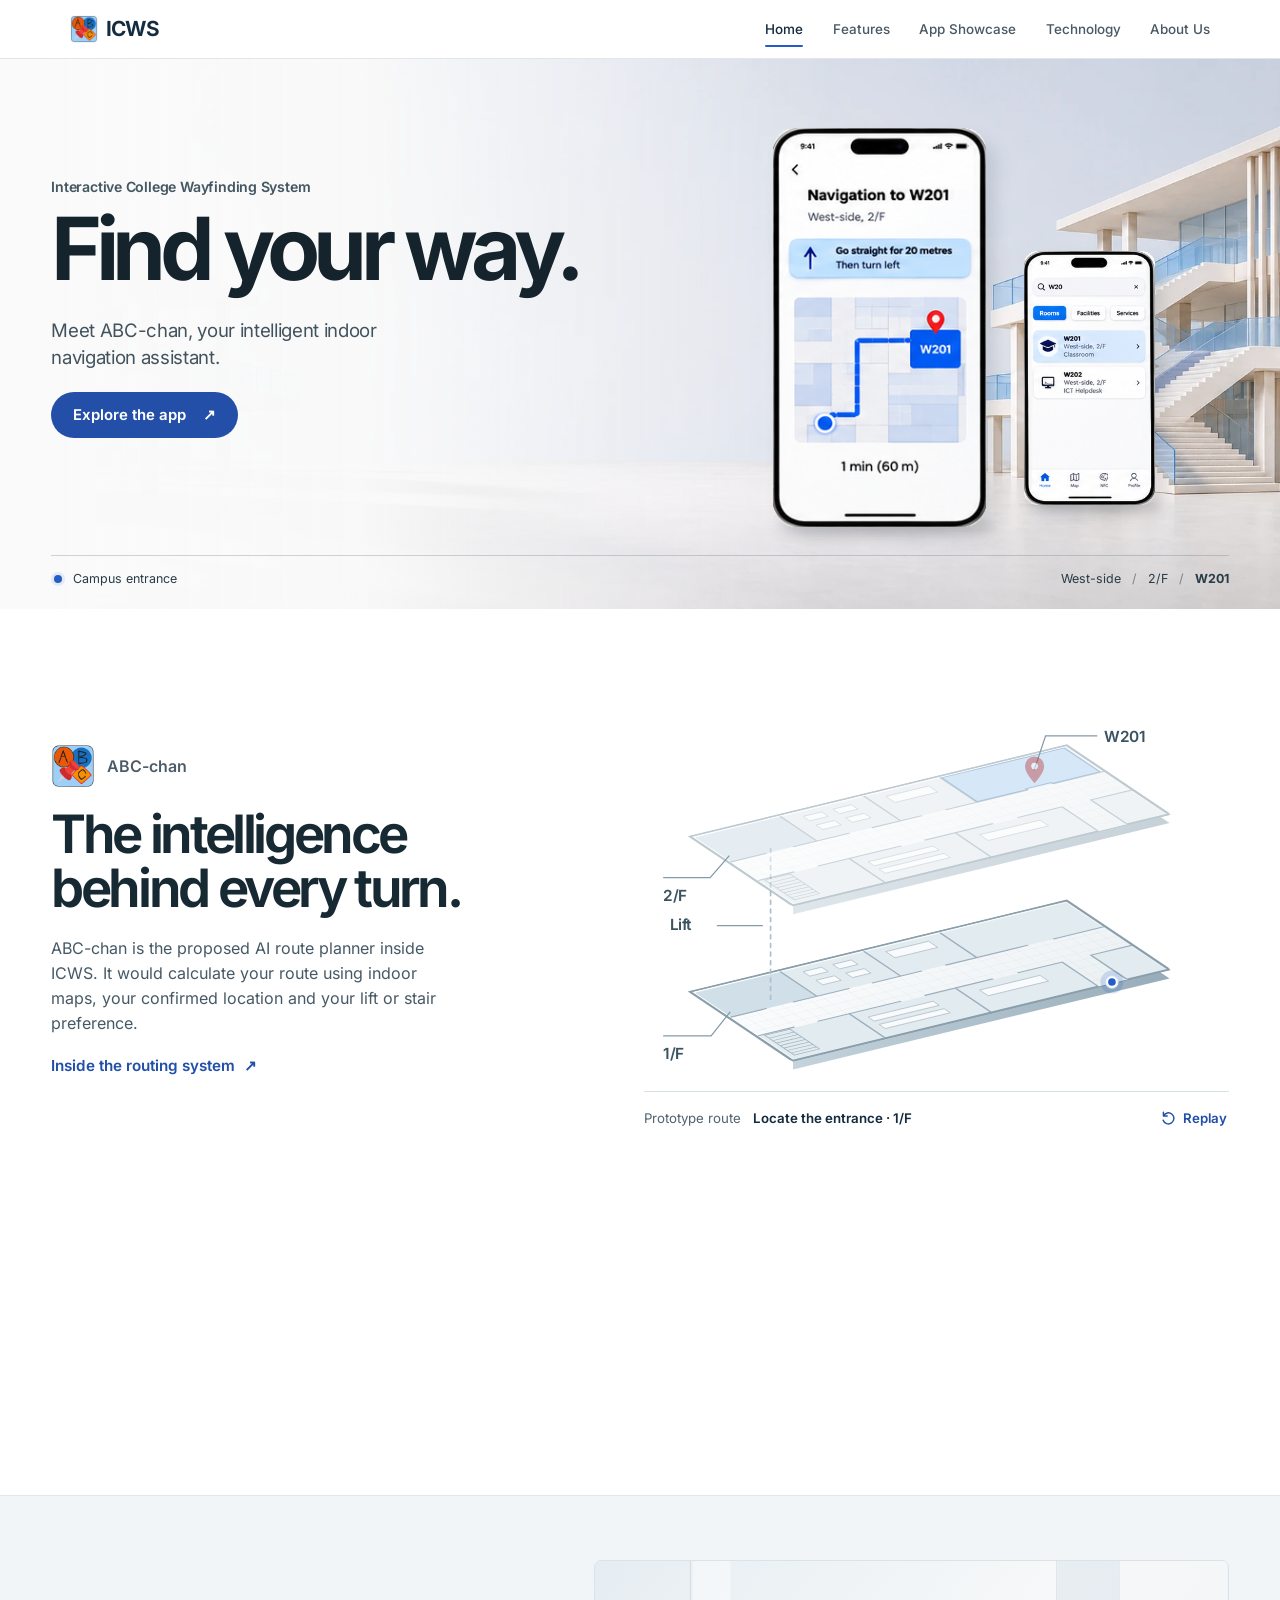
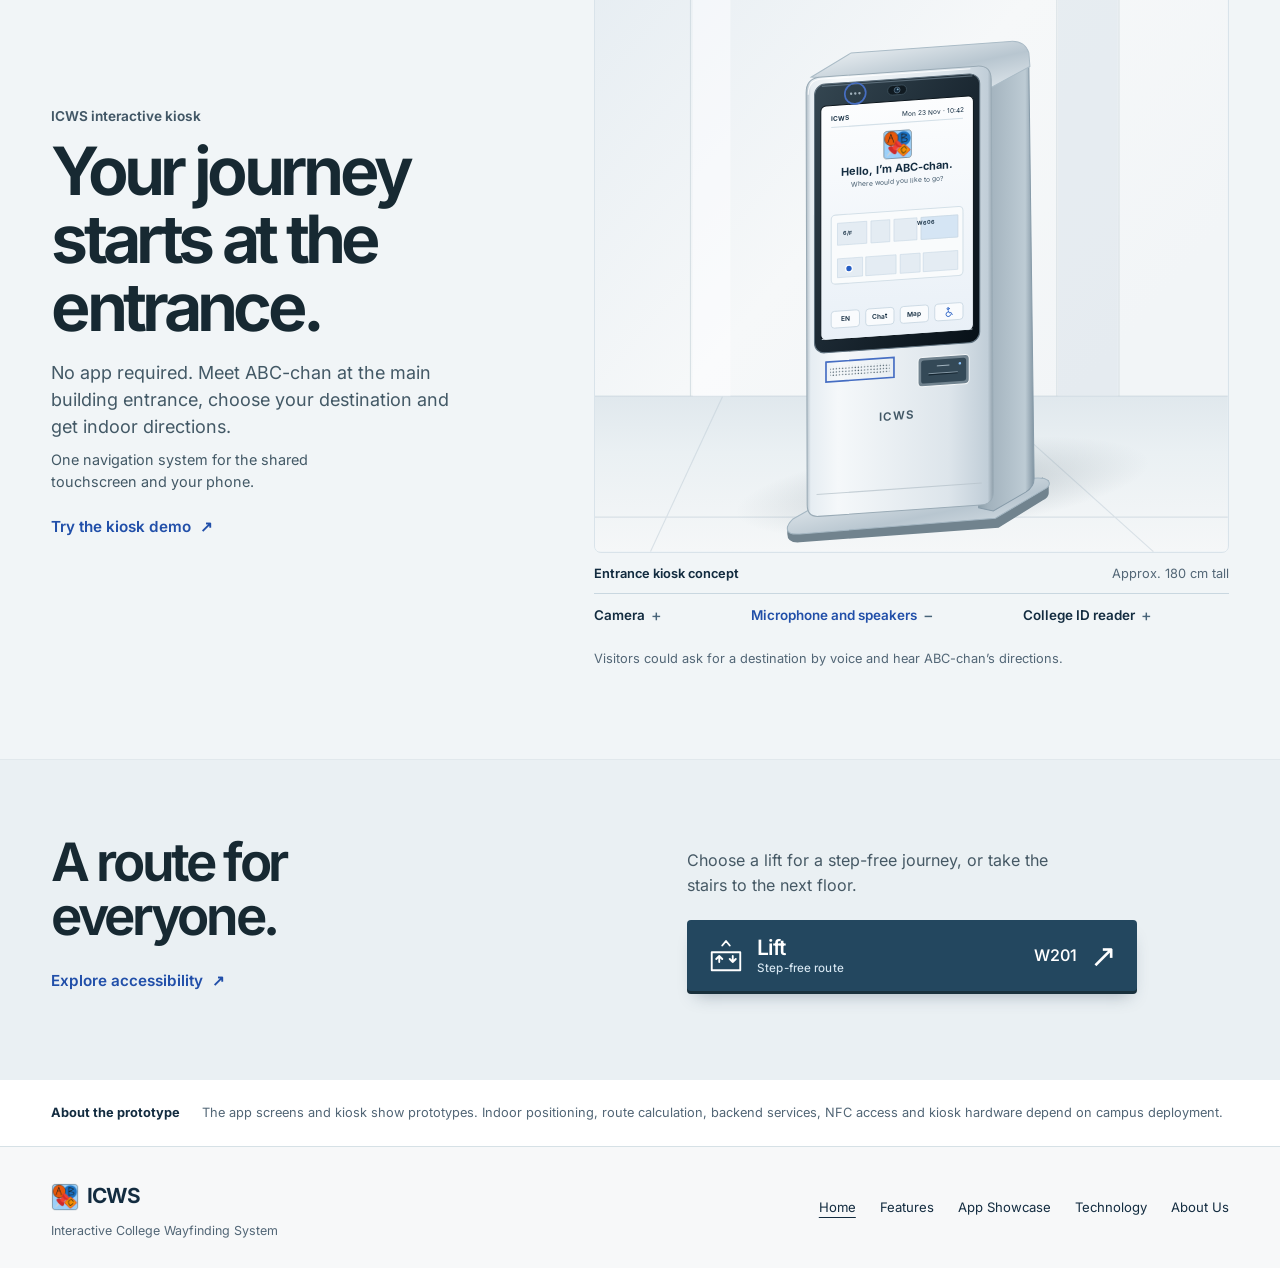
<file: index.html>
<!doctype html>
<html lang="en">
  <head>
    <meta charset="utf-8" />
    <meta name="viewport" content="width=device-width,initial-scale=1" />
    <meta name="theme-color" content="#f7f8f9" />
    <meta
      name="description"
      content="Meet ICWS and ABC-chan, the indoor navigation assistant for college buildings."
    />
    <title>ICWS — Find Your Way Around Campus</title>
    <link rel="icon" href="public/images/logo/abc-chan-small.webp" type="image/webp" />
    <link href="css/vendor/bootstrap.min.css" rel="stylesheet" />
    <link href="css/icws.css" rel="stylesheet" />
    <link href="css/home.css" rel="stylesheet" />
    <link href="css/kiosk-home.css" rel="stylesheet" />
    <script src="js/home.js" defer></script>
    <script src="js/kiosk-home.js" defer></script>
  </head>
  <body class="icws-site">
    <a class="skip-link" href="#main-content">Skip to content</a>
    <header class="site-header">
      <nav class="navbar navbar-expand-lg" aria-label="Main navigation">
        <div class="container">
          <a
            class="navbar-brand d-flex align-items-center gap-2"
            href="index.html"
            ><img
              src="public/images/logo/abc-chan-small.webp"
              width="42"
              height="42"
              alt=""
            /><span class="brand-name">ICWS</span></a
          ><button
            class="navbar-toggler menu-toggle"
            type="button"
            aria-controls="site-nav"
            aria-expanded="false"
            aria-label="Toggle navigation"
          >
            <span class="navbar-toggler-icon"></span>
          </button>
          <div class="collapse navbar-collapse site-nav" id="site-nav">
            <ul class="navbar-nav ms-auto align-items-lg-center">
              <li class="nav-item">
                <a class="nav-link active" aria-current="page" href="index.html"
                  >Home</a
                >
              </li>
              <li class="nav-item">
                <a class="nav-link" href="features.html">Features</a>
              </li>
              <li class="nav-item">
                <a class="nav-link" href="app-showcase.html">App Showcase</a>
              </li>
              <li class="nav-item">
                <a class="nav-link" href="technology.html">Technology</a>
              </li>
              <li class="nav-item">
                <a class="nav-link" href="about.html">About Us</a>
              </li>
            </ul>
          </div>
        </div>
      </nav>
    </header>
    <main id="main-content" class="home-page">
      <section class="launch-scene" aria-labelledby="home-title">
        <div class="wrap launch-stage">
          <header class="launch-intro">
            <p class="launch-name">Interactive College Wayfinding System</p>
            <h1 id="home-title">Find your way.</h1>
            <p class="launch-summary">Meet ABC-chan, your intelligent indoor navigation assistant.</p>
            <a class="launch-primary" href="app-showcase.html">Explore the app <span aria-hidden="true">↗</span></a>
          </header>
          <figure class="device-ensemble" aria-label="Room search and turn-by-turn navigation in ICWS">
            <div class="device-flight flight-guide"><img src="public/images/screenshots/12-navigate-to-destination.png" width="224" height="421" fetchpriority="high" alt="ICWS showing the next turn to classroom W201"></div>
            <div class="device-flight flight-search"><img src="public/images/screenshots/03-search-results.png" width="218" height="425" alt="Search results for W201 on the second floor"></div>
          </figure>
          <div class="journey-imprint"><span><i class="start-symbol"></i> Campus entrance</span><span>West-side <i>/</i> 2/F <i>/</i> <b>W201</b></span></div>
        </div>
      </section>
      <section class="assistant-story" aria-labelledby="assistant-title">
        <div class="assistant-stage">
          <div class="wrap">
            <div class="assistant-spread">
              <div class="assistant-copy">
                <p class="assistant-identity"><img src="public/images/logo/abc-chan-small.webp" width="48" height="48" alt="">ABC-chan</p>
                <h2 id="assistant-title">The intelligence behind every turn.</h2>
                <p>ABC-chan is the proposed AI route planner inside ICWS. It would calculate your route using indoor maps, your confirmed location and your lift or stair preference.</p>
                <a class="studio-link" href="technology.html">Inside the routing system <span aria-hidden="true">↗</span></a>
              </div>
              <figure class="floor-film">
                <svg viewBox="0 0 610 422" class="floor-projection demo-map" role="img" aria-labelledby="floor-title floor-desc">
  <title id="floor-title">From the first-floor entrance to W201</title>
  <desc id="floor-desc">The blue route follows the first-floor corridor to the lift, rises to the second floor and turns into classroom W201 in the West-side building.</desc>
  <defs>
  <linearGradient id="stone" x2="1" y2="1"><stop stop-color="#ffffff"/><stop offset="1" stop-color="#e9eff2"/></linearGradient>
  <linearGradient id="edge" x2="1" y2="0"><stop stop-color="#c4d3dc"/><stop offset="1" stop-color="#97acb9"/></linearGradient>
  <pattern id="tiles" width="14" height="14" patternUnits="userSpaceOnUse"><path d="M14 0H0V14" stroke="#8ca3b2" opacity=".22" fill="none" stroke-width=".7"/></pattern>
  <g id="plate">
    <path d="M0 0h405v168H0z" fill="url(#stone)" stroke="#8198a6" stroke-width="1.5"/>
    <path d="M0 0h405v168H0z" fill="url(#tiles)"/>
    <path d="M3 4h399v59H3zM3 109h326v56H3zM360 109h42v56h-42z" fill="#e2ebf0"/>
    <path d="M3 4h92v59H3z" fill="#d0dfe8"/>
    <g fill="none" stroke-linecap="square" stroke="#9cafbd" stroke-width="2">
      <path d="M95 4v58M185 4v58M267 4v58M3 63h37m30 0h59m26 0h52m27 0h87m29 0h53M3 108h37m27 0h88m27 0h72m28 0h47v57m31 0v-57h43M100 108v57m114-57v57"/>
      <path d="M8 110h27v48H8zM8 117h27m-27 6h27m-27 6h27m-27 6h27m-27 6h27m-27 6h27m-27 6h27" stroke-width="1.1"/>
    </g>
    <g fill="#f8fafb" stroke="#b2c0c9" stroke-width=".9">
      <path d="M113 13h20v11h-20zm32 0h20v11h-20zm-32 21h20v11h-20zm32 0h20v11h-20zM202 13h46v15h-46zm-91 109h70v10h-70zm0 18h70v10h-70zM231 122h65v14h-65z"/>
    </g>
    <path d="M0 167h329m31 0h45M0 166V0h405v166" fill="none" stroke="#8a9fab" stroke-width="3"/>
  </g>
  <g id="destination-room"><path d="M268 4h132v58h-51v-2h-27v2h-54z" fill="#b5d4f4" stroke="#6793bc" stroke-width="1.5"/></g>
  </defs><g class="lower-deck"><path d="M155.52 391.24 L548.37 296.06 L440.85 223.82 l0 9 L548.37 305.06 L155.52 400.24Z" fill="url(#edge)"/><g transform="matrix(.97,-.235,.64,.43,48,319)"><use href="#plate"/></g></g>
  <path class="demo-route" id="first-walk" d="M488.25 308.88 L438.97 275.76 L157.67 343.91 L132.07 326.71"/>
  <circle cx="488.25" cy="308.875" r="6" fill="#245dc4" stroke="white" stroke-width="2"/>
  <path class="lift-shaft" d="M132.07 326.71L132.07 164.71"/>
  <g class="upper-deck"><path d="M155.52 229.24 L548.37 134.06 L440.85 61.83 l0 9 L548.37 143.06 L155.52 238.24Z" fill="url(#edge)"/><g transform="matrix(.97,-.235,.64,.43,48,157)"><use href="#plate"/><use href="#destination-room"/></g></g>
  <path class="demo-route lift-route" id="lift-ride" d="M132.07 326.71L132.07 164.71"/>
  <path class="demo-route" id="last-walk" d="M132.07 164.71 L157.67 181.91 L429.27 116.12 L407.51 101.50"/>
  <path class="map-leader" d="M90 340l-20 25H20M89 177l-20 23H20M407 88l12-36h54M124 250H76"/>
  <text x="20" y="389" class="map-label">1/F</text><text x="20" y="224" class="map-label">2/F</text><text x="480" y="58" class="map-label">W201</text><text x="27" y="255" class="map-label">Lift</text>
  <g class="room-pin" transform="translate(407.51 101.50)"><path d="M0 0C-3-4-10-11-10-18a10 10 0 0 1 20 0C10-11 3-4 0 0Z" fill="#b84245"/><circle cy="-18" r="3.5" fill="#fff"/></g>
  <g id="route-traveller" transform="translate(407.51 101.50)"><circle r="12" fill="#245dc4" opacity=".18"/><circle r="5" fill="#245dc4" stroke="white" stroke-width="2"/></g>
</svg>
                <figcaption><span>Prototype route</span><strong class="film-status demo-status">Arrive at W201 · 2/F</strong>
                  <button type="button" class="film-replay demo-replay" aria-label="Replay route demonstration" hidden><svg aria-hidden="true" viewBox="0 0 20 20"><path d="M4 7a6.5 6.5 0 1 1-.3 5M4 2.5V7h4.5"/></svg>Replay</button>
                </figcaption>
              </figure>
            </div>
          </div>
        </div>
      </section>
      <section class="kiosk-scene" aria-labelledby="kiosk-product-title">
        <div class="wrap kiosk-spread">
          <div class="kiosk-copy">
            <p class="kiosk-eyebrow">ICWS interactive kiosk</p>
            <h2 id="kiosk-product-title">Your journey starts at the entrance.</h2>
            <p>No app required. Meet ABC-chan at the main building entrance, choose your destination and get indoor directions.</p>
            <p class="kiosk-companion">One navigation system for the shared touchscreen and your phone.</p>
            <a class="studio-link" href="features.html#kiosk">Try the kiosk demo <span aria-hidden="true">↗</span></a>
          </div>

          <figure class="kiosk-product">
            <div class="kiosk-render">
              <svg class="kiosk-drawing" viewBox="0 0 570 532" role="img" aria-labelledby="kiosk-drawing-title kiosk-drawing-desc">
                <title id="kiosk-drawing-title">ICWS entrance kiosk concept</title>
                <desc id="kiosk-drawing-desc">A freestanding kiosk, approximately 180 centimetres tall, with a camera and microphone above the vertical touchscreen, speakers beneath it and a college ID reader on the front. ABC-chan appears alongside an illustrative W606 route, chat, subtitles, language and wheelchair access controls.</desc>
                <defs>
                  <linearGradient id="kiosk-wall" x1="0" x2="1" y1="0" y2=".6">
                    <stop stop-color="#e6edf2"/><stop offset=".54" stop-color="#f6f8f9"/><stop offset="1" stop-color="#f2f5f7"/>
                  </linearGradient>
                  <linearGradient id="kiosk-floor" x1="0" x2="0" y1="0" y2="1">
                    <stop stop-color="#e0e8ed"/><stop offset=".36" stop-color="#eaf0f3"/><stop offset="1" stop-color="#f5f7f8"/>
                  </linearGradient>
                  <linearGradient id="kiosk-metal">
                    <stop stop-color="#aebbc5"/><stop offset=".025" stop-color="#e6edf2"/><stop offset=".17" stop-color="#f5f8fa"/><stop offset=".76" stop-color="#dde5eb"/><stop offset=".97" stop-color="#c1ced8"/><stop offset="1" stop-color="#8f9faa"/>
                  </linearGradient>
                  <linearGradient id="kiosk-side">
                    <stop stop-color="#8c9faa"/><stop offset=".17" stop-color="#a2b2bd"/><stop offset=".84" stop-color="#bdcbd4"/><stop offset="1" stop-color="#8194a2"/>
                  </linearGradient>
                  <linearGradient id="kiosk-edge" x1="0" x2="1" y1="0" y2="1">
                    <stop stop-color="#fafcfd"/><stop offset=".6" stop-color="#b8c6d0"/><stop offset="1" stop-color="#e0e7ec"/>
                  </linearGradient>
                  <linearGradient id="kiosk-glass" x1="0" x2="1" y1="0" y2="1">
                    <stop stop-color="#344651"/><stop offset=".51" stop-color="#1b2832"/><stop offset="1" stop-color="#071017"/>
                  </linearGradient>
                  <linearGradient id="kiosk-screen" x1="0" x2="0" y1="0" y2="1">
                    <stop stop-color="#fcfdfe"/><stop offset="1" stop-color="#e9f0f7"/>
                  </linearGradient>
                  <radialGradient id="kiosk-shadow">
                    <stop stop-color="#233944" stop-opacity=".5"/><stop offset="1" stop-color="#526775" stop-opacity="0"/>
                  </radialGradient>
                  <pattern id="kiosk-perforations" width="3" height="3" patternUnits="userSpaceOnUse">
                    <circle cx="1" cy="1" r=".65" fill="#485b67"/>
                  </pattern>
                </defs>
                <path d="M0 0h570v392H0z" fill="url(#kiosk-wall)"/>
                <path d="M0 392h570v140H0z" fill="url(#kiosk-floor)"/>
                <path d="M0 392h570M0 501h570M347 392l156 140M115 392l-65 140" fill="none" stroke="#bdccd6" stroke-opacity=".5"/>
                <path d="M86 0v392M416 0v392M472 0v392" fill="none" stroke="#c9d5dc" stroke-opacity=".64"/>
                <path d="M88 0h34v392H88z" fill="#fcfdfe" opacity=".48"/>
                <path d="M417 0h54v392h-54z" fill="#dde6ec" opacity=".58"/>
                <ellipse class="kiosk-cast-shadow" cx="313" cy="474" rx="188" ry="40" fill="url(#kiosk-shadow)" transform="rotate(-7 313 474)"/>
                <g class="kiosk-hardware">
                  <path d="m169 479 191-13 50-30 6 3v12q0 4-6 7l-42 26-190 14q-12 1-12-8v-7z" fill="#71838e"/>
                  <path d="m171 476 46-26 180-13q17-2 19 3 2 3-2 6l-49 29-187 15q-12 1-12-5 0-4 5-9Z" fill="url(#kiosk-edge)" stroke="#a5b7c3"/>
                  <path d="m350 56 36-20q8-2 11 7l5 394q0 8-8 13l-31 18-14-3z" fill="url(#kiosk-side)" stroke="#879ba9"/>
                  <path d="m189 53 38-23 152-11q14-1 18 11l1 13-37 20z" fill="url(#kiosk-edge)" stroke="#abbcc7"/>
                  <g transform="translate(185 54) skewY(-4)">
                    <path d="M11 0h151q14 0 14 14l2 394q0 12-12 12H11Q0 420 0 408L-1 14Q-1 1 11 0Z" fill="url(#kiosk-metal)" stroke="#9aabb6"/>
                    <path d="M1 16Q1 2 14 2h142" fill="none" stroke="#fff" stroke-opacity=".86"/>
                    <rect x="7" y="7" width="158" height="257" rx="10" fill="url(#kiosk-glass)" stroke="#60727f"/>
                    <rect x="13" y="28" width="146" height="224" rx="5" fill="url(#kiosk-screen)" stroke="#0c161d"/>
                    <path d="M14 9h144" stroke="#8396a4" opacity=".58"/>
                    <path d="M14 251h144" stroke="#e8f1f8" opacity=".84"/>
                    <rect x="77" y="13" width="18" height="9" rx="4.5" fill="#101a21" stroke="#425562" stroke-width=".7"/>
                    <circle cx="86" cy="17.5" r="2.8" fill="#152a3c" stroke="#62788a" stroke-width=".7"/>
                    <circle cx="86.6" cy="16.9" r=".9" fill="#84aec6"/>
                    <circle cx="42" cy="18" r="1.15" fill="#a0b0bb"/>
                    <circle cx="46" cy="18" r="1.15" fill="#a0b0bb"/>
                    <circle cx="50" cy="18" r="1.15" fill="#a0b0bb"/>
                    <g font-family="Inter, Arial, sans-serif" fill="#132c40">
                      <text x="23" y="43" font-size="6.2" font-weight="650">ICWS</text>
                      <text x="150" y="43" font-size="6.2" text-anchor="end">Mon 23 Nov · 10:42</text>
                      <path d="M23 49h126" stroke="#d4e0e8"/>
                      <image href="public/images/logo/abc-chan-small.webp" x="72" y="55" width="29" height="29"/>
                      <text x="86" y="96" font-size="10.5" text-anchor="middle" font-weight="670">Hello, I’m ABC-chan.</text>
                      <text x="86" y="107" font-size="6.4" text-anchor="middle" fill="#455c6e">Where would you like to go?</text>
                      <g class="kiosk-portrait-chat">
                        <rect x="47" y="114" width="101" height="13" rx="6.5" fill="#d9e9fb"/>
                        <text x="140" y="123" font-size="6" text-anchor="end">I’d like to go to W606.</text>
                      </g>
                      <g>
                        <rect x="23" y="133" width="126" height="66" rx="4" fill="#f9fbfc" stroke="#d4e0e8"/>
                        <g fill="#e4ecf3" stroke="#c8d8e4" stroke-width=".6">
                          <path d="M29 141h28v21H29zM61 141h18v21H61zM83 141h22v21H83zM109 141h35v21h-35zM29 175h24v18H29zM56 175h29v18H56zM89 175h19v18H89zM111 175h33v18h-33z"/>
                          <path d="M109 141h35v21h-35z" fill="#d5e5f4"/>
                        </g>
                        <path class="kiosk-portrait-path" pathLength="1" d="M40 185v-16h85v-15" fill="none" stroke="#245dc4" stroke-width="2.5" stroke-linecap="round" stroke-linejoin="round"/>
                        <circle cx="40" cy="185" r="3.2" fill="#245dc4" stroke="white" stroke-width="1.2"/>
                        <path class="kiosk-portrait-pin" d="M125 156q-4-3-4-6a4 4 0 0 1 8 0q0 3-4 6Z" fill="#b84245"/>
                        <text x="122" y="148" font-size="5.2" text-anchor="end" font-weight="650">W606</text>
                        <text x="39" y="153" font-size="5.2" text-anchor="middle" font-weight="650">6/F</text>
                      </g>
                      <g class="kiosk-portrait-directions">
                        <rect x="23" y="204" width="126" height="15" rx="3" fill="#253e52"/>
                        <text x="86" y="214" font-size="6.2" fill="white" text-anchor="middle">Take the lift to 6/F, then turn left.</text>
                      </g>
                      <g fill="#f9fbfd" stroke="#c1d2dd" stroke-width=".7">
                        <rect x="23" y="225" width="27" height="16" rx="3"/>
                        <rect x="56" y="225" width="27" height="16" rx="3"/>
                        <rect x="89" y="225" width="27" height="16" rx="3"/>
                        <rect x="122" y="225" width="27" height="16" rx="3"/>
                      </g>
                      <g font-size="6.3" font-weight="610" text-anchor="middle">
                        <text x="36.5" y="235">EN</text><text x="69.5" y="235">Chat</text><text x="102.5" y="235">Map</text>
                      </g>
                      <g stroke="#245dc4" stroke-width=".85" stroke-linecap="round" stroke-linejoin="round" fill="none">
                        <circle cx="134.8" cy="230" r="1"/>
                        <path d="M135 232l.7 2h2l1 2m-4-3a2.3 2.3 0 1 0 2.6 2.9"/>
                      </g>
                    </g>
                    <rect x="22" y="278" width="57" height="9" rx="2" fill="url(#kiosk-perforations)"/>
                    <rect x="106" y="275" width="49" height="28" rx="4" fill="#71838f" stroke="#f4f7f9"/>
                    <rect x="109" y="278" width="43" height="22" rx="2.7" fill="#344957"/>
                    <path d="M116 291h28" stroke="#8497a4" stroke-width="1.2"/>
                    <path d="M116 292h28" stroke="#152631" stroke-width="1"/>
                    <path d="M124 284h12" stroke="#b8c8d2" stroke-width=".8"/>
                    <circle cx="146" cy="283" r="1.25" fill="#8dc5ff"/>
                    <path d="M9 399h158" stroke="#b7c3cb" opacity=".75"/>
                    <text x="86" y="333" font-family="Inter, Arial, sans-serif" text-anchor="middle" font-size="11" font-weight="630" letter-spacing="1.3" fill="#415765">ICWS</text>
                    <circle class="kiosk-part-halo kiosk-halo-camera" cx="86" cy="17.5" r="10" />
                    <path class="kiosk-part-halo kiosk-halo-audio" d="M36 18a10 10 0 1 0 20 0 10 10 0 1 0-20 0ZM18 273h65v19H18z"/>
                    <rect class="kiosk-part-halo kiosk-halo-reader" x="102" y="272" width="57" height="35" rx="6"/>
                  </g>
                </g>
              </svg>
            </div>
            <figcaption class="kiosk-caption">
              <p><strong>Entrance kiosk concept</strong><span>Approx. 180 cm tall</span></p>
              <div class="kiosk-parts">
                <details class="kiosk-part-camera" name="kiosk-hardware">
                  <summary>Camera</summary>
                  <p>The camera works alongside the microphone and speakers to enable more natural and interactive conversations with ABC-chan.</p>
                </details>
                <details class="kiosk-part-audio" name="kiosk-hardware" open>
                  <summary>Microphone and speakers</summary>
                  <p>Visitors could ask for a destination by voice and hear ABC-chan’s directions.</p>
                </details>
                <details class="kiosk-part-reader" name="kiosk-hardware">
                  <summary>College ID reader</summary>
                  <p>Students and staff could tap a college ID for a personal greeting. Visitors could continue as guests.</p>
                </details>
              </div>
            </figcaption>
          </figure>
        </div>
      </section>

      <section class="access-scene" aria-labelledby="access-title">
        <div class="wrap access-grid">
          <div class="access-heading"><h2 id="access-title">A route for <br>everyone.</h2><a class="studio-link" href="features.html#accessibility">Explore accessibility <span aria-hidden="true">↗</span></a></div>
          <div class="access-directions">
            <p>Choose a lift for a step-free journey, or take the stairs to the next floor.</p>
            <div class="way-sign" aria-label="Step-free route to W201 via lift">
              <svg viewBox="0 0 48 48" aria-hidden="true"><g fill="none" stroke="currentColor" stroke-width="2.5" stroke-linecap="round" stroke-linejoin="round"><path d="M5 19h38v24H5zM15 32V24m-4 4 4-4 4 4M33 24v8m-4-4 4 4 4-4M19 10l5-6 5 6"/></g></svg>
              <span>Lift <small>Step-free route</small></span><b>W201</b><span class="sign-arrow" aria-hidden="true">↗</span>
            </div>
          </div>
        </div>
      </section>
      <aside class="prototype-note wrap"><strong>About the prototype</strong><p>The app screens and kiosk show prototypes. Indoor positioning, route calculation, backend services, NFC access and kiosk hardware depend on campus deployment.</p></aside>
    </main>
    <footer class="site-footer">
      <div class="wrap footer-inner">
        <div>
          <a class="footer-brand" href="index.html"
            ><img
              src="public/images/logo/abc-chan-small.webp"
              alt=""
              width="31"
              height="31"
            />ICWS</a
          >
          <p class="footer-name">Interactive College Wayfinding System</p>
        </div>
        <nav class="footer-links" aria-label="Footer navigation">
          <a aria-current="page" href="index.html">Home</a
          ><a href="features.html">Features</a
          ><a href="app-showcase.html">App Showcase</a
          ><a href="technology.html">Technology</a
          ><a href="about.html">About Us</a>
        </nav>
      </div>
    </footer>
    <script src="js/icws.js" defer></script>
  </body>
</html>
</file>
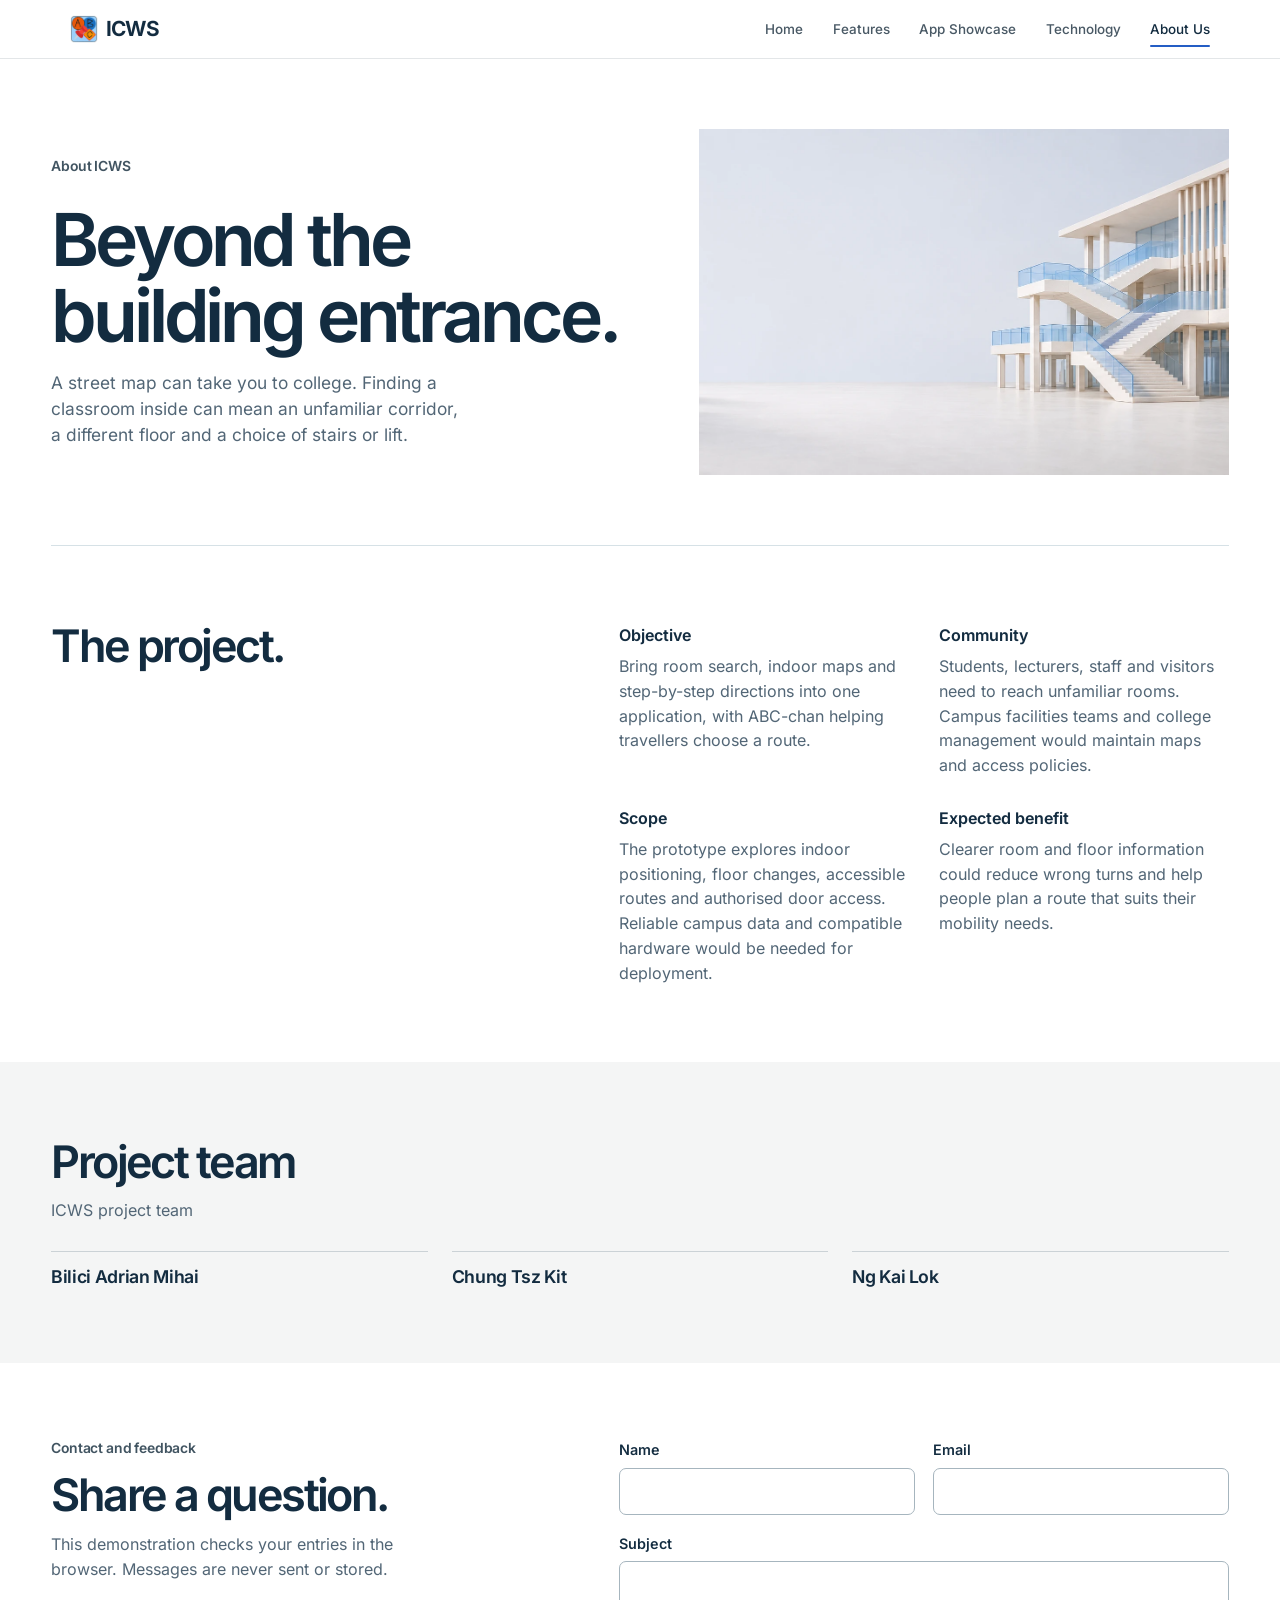
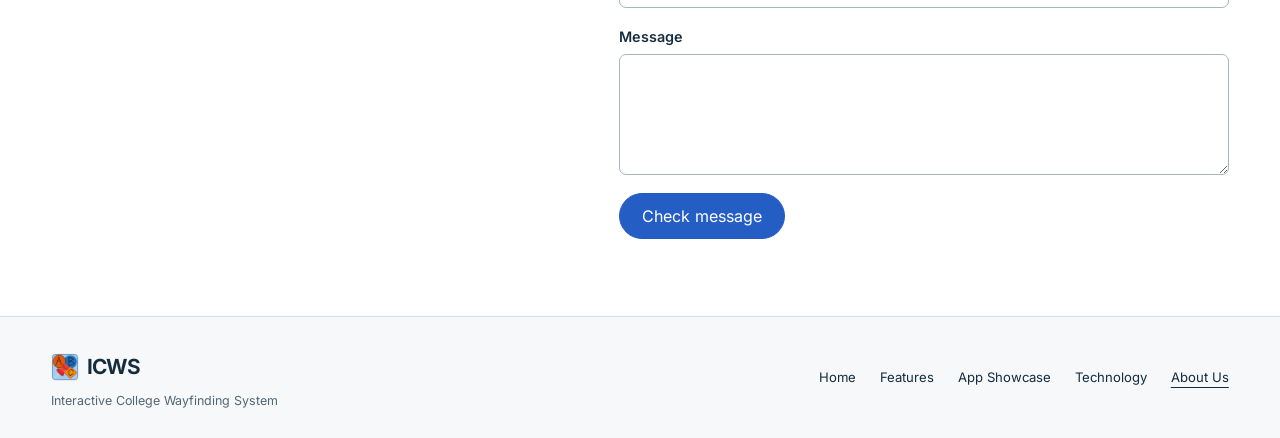
<file: about.html>
<!doctype html>
<html lang="en">
  <head>
    <meta charset="utf-8" />
    <meta name="viewport" content="width=device-width,initial-scale=1" />
    <meta name="theme-color" content="#f7f8f9" />
    <meta
      name="description"
      content="Learn about the ICWS project, its team, and how to send feedback."
    />
    <title>About Us · ICWS</title>
    <link rel="icon" href="public/images/logo/abc-chan-small.webp" type="image/webp" />
    <link href="css/vendor/bootstrap.min.css" rel="stylesheet" />
    <link href="css/icws.css" rel="stylesheet" />
    <link href="css/interior.css" rel="stylesheet" />
    <script src="js/interior.js" defer></script>
  </head>
  <body class="icws-site">
    <a class="skip-link" href="#main-content">Skip to content</a>
    <header class="site-header">
      <nav class="navbar navbar-expand-lg" aria-label="Main navigation">
        <div class="container">
          <a
            class="navbar-brand d-flex align-items-center gap-2"
            href="index.html"
            ><img
              src="public/images/logo/abc-chan-small.webp"
              width="42"
              height="42"
              alt=""
            /><span class="brand-name">ICWS</span></a
          ><button
            class="navbar-toggler menu-toggle"
            type="button"
            aria-controls="site-nav"
            aria-expanded="false"
            aria-label="Toggle navigation"
          >
            <span class="navbar-toggler-icon"></span>
          </button>
          <div class="collapse navbar-collapse site-nav" id="site-nav">
            <ul class="navbar-nav ms-auto align-items-lg-center">
              <li class="nav-item">
                <a class="nav-link" href="index.html">Home</a>
              </li>
              <li class="nav-item">
                <a class="nav-link" href="features.html">Features</a>
              </li>
              <li class="nav-item">
                <a class="nav-link" href="app-showcase.html">App Showcase</a>
              </li>
              <li class="nav-item">
                <a class="nav-link" href="technology.html">Technology</a>
              </li>
              <li class="nav-item">
                <a class="nav-link active" aria-current="page" href="about.html"
                  >About Us</a
                >
              </li>
            </ul>
          </div>
        </div>
      </nav>
    </header>
    <main class="interior" id="main-content">
<section class="project-intro wrap">
        <div>
          <p class="ix-label">About ICWS</p>
          <h1>Beyond the<br>building entrance.</h1>
          <p>A street map can take you to college. Finding a classroom inside can mean an unfamiliar corridor, a different floor and a choice of stairs or lift.</p>
        </div>
        <figure class="project-photo"><img src="public/images/campus-studio.webp" width="1984" height="793" alt="Architectural study of a multistorey college with open corridors and staircases"></figure>
      </section>
      <div class="wrap"><section class="ix-project">
          <h2>The project.</h2>
          <dl>
            <div>
              <dt>Objective</dt>
              <dd>
                Bring room search, indoor maps and step-by-step directions into
                one application, with ABC-chan helping travellers choose a
                route.
              </dd>
            </div>
            <div>
              <dt>Community</dt>
              <dd>
                Students, lecturers, staff and visitors need to reach unfamiliar
                rooms. Campus facilities teams and college management would
                maintain maps and access policies.
              </dd>
            </div>
            <div>
              <dt>Scope</dt>
              <dd>
                The prototype explores indoor positioning, floor changes,
                accessible routes and authorised door access. Reliable campus
                data and compatible hardware would be needed for deployment.
              </dd>
            </div>
            <div>
              <dt>Expected benefit</dt>
              <dd>
                Clearer room and floor information could reduce wrong turns and
                help people plan a route that suits their mobility needs.
              </dd>
            </div>
          </dl>
        </section>
      </div>
      <section class="ix-team">
        <div class="wrap">
          <h2>Project team</h2>
          <p>ICWS project team</p>
          <div class="ix-roster">
            <div class="ix-person">
              <h3>Bilici Adrian Mihai</h3>
            </div>
            <div class="ix-person">
              <h3>Chung Tsz Kit</h3>
            </div>
            <div class="ix-person">
              <h3>Ng Kai Lok</h3>
            </div>
          </div>
        </div>
      </section>
      <section class="wrap ix-feedback ix-section" id="contact">
        <div>
          <p class="ix-label">Contact and feedback</p>
          <h2>Share a question.</h2>
          <p>
            This demonstration checks your entries in the browser. Messages are
            never sent or stored.
          </p>
        </div>
        <form id="contact-form" class="ix-form" novalidate>
          <div class="ix-field ix-field-name">
            <label for="contact-name">Name</label
            ><input
              id="contact-name"
              name="name"
              required
              aria-describedby="error-name"
              type="text"
              autocomplete="name"
            /><span class="invalid-feedback" id="error-name"
              >Enter your name.</span
            >
          </div>
          <div class="ix-field ix-field-email">
            <label for="contact-email">Email</label
            ><input
              id="contact-email"
              name="email"
              required
              aria-describedby="error-email"
              type="email"
              autocomplete="email"
            /><span class="invalid-feedback" id="error-email"
              >Enter a valid email address.</span
            >
          </div>
          <div class="ix-field ix-field-subject">
            <label for="contact-subject">Subject</label
            ><input
              id="contact-subject"
              name="subject"
              required
              aria-describedby="error-subject"
              type="text"
            /><span class="invalid-feedback" id="error-subject"
              >Enter a subject.</span
            >
          </div>
          <div class="ix-field ix-field-message">
            <label for="contact-message">Message</label
            ><textarea
              id="contact-message"
              name="message"
              required
              aria-describedby="error-message"
              rows="4"
            ></textarea
            ><span class="invalid-feedback" id="error-message"
              >Enter a message.</span
            >
          </div>
          <noscript
            >Enable JavaScript to check this demonstration form.</noscript
          ><button disabled type="submit" class="btn btn-primary">
            Check message
          </button>
          <p class="form-status" id="contact-status" role="status"></p>
        </form>
      </section>
    </main>
    <footer class="site-footer">
      <div class="wrap footer-inner">
        <div>
          <a class="footer-brand" href="index.html"
            ><img
              src="public/images/logo/abc-chan-small.webp"
              alt=""
              width="31"
              height="31"
            />ICWS</a
          >
          <p class="footer-name">Interactive College Wayfinding System</p>
        </div>
        <nav class="footer-links" aria-label="Footer navigation">
          <a href="index.html">Home</a><a href="features.html">Features</a
          ><a href="app-showcase.html">App Showcase</a
          ><a href="technology.html">Technology</a
          ><a aria-current="page" href="about.html">About Us</a>
        </nav>
      </div>
    </footer>
    <script src="js/icws.js" defer></script>
  </body>
</html>
</file>
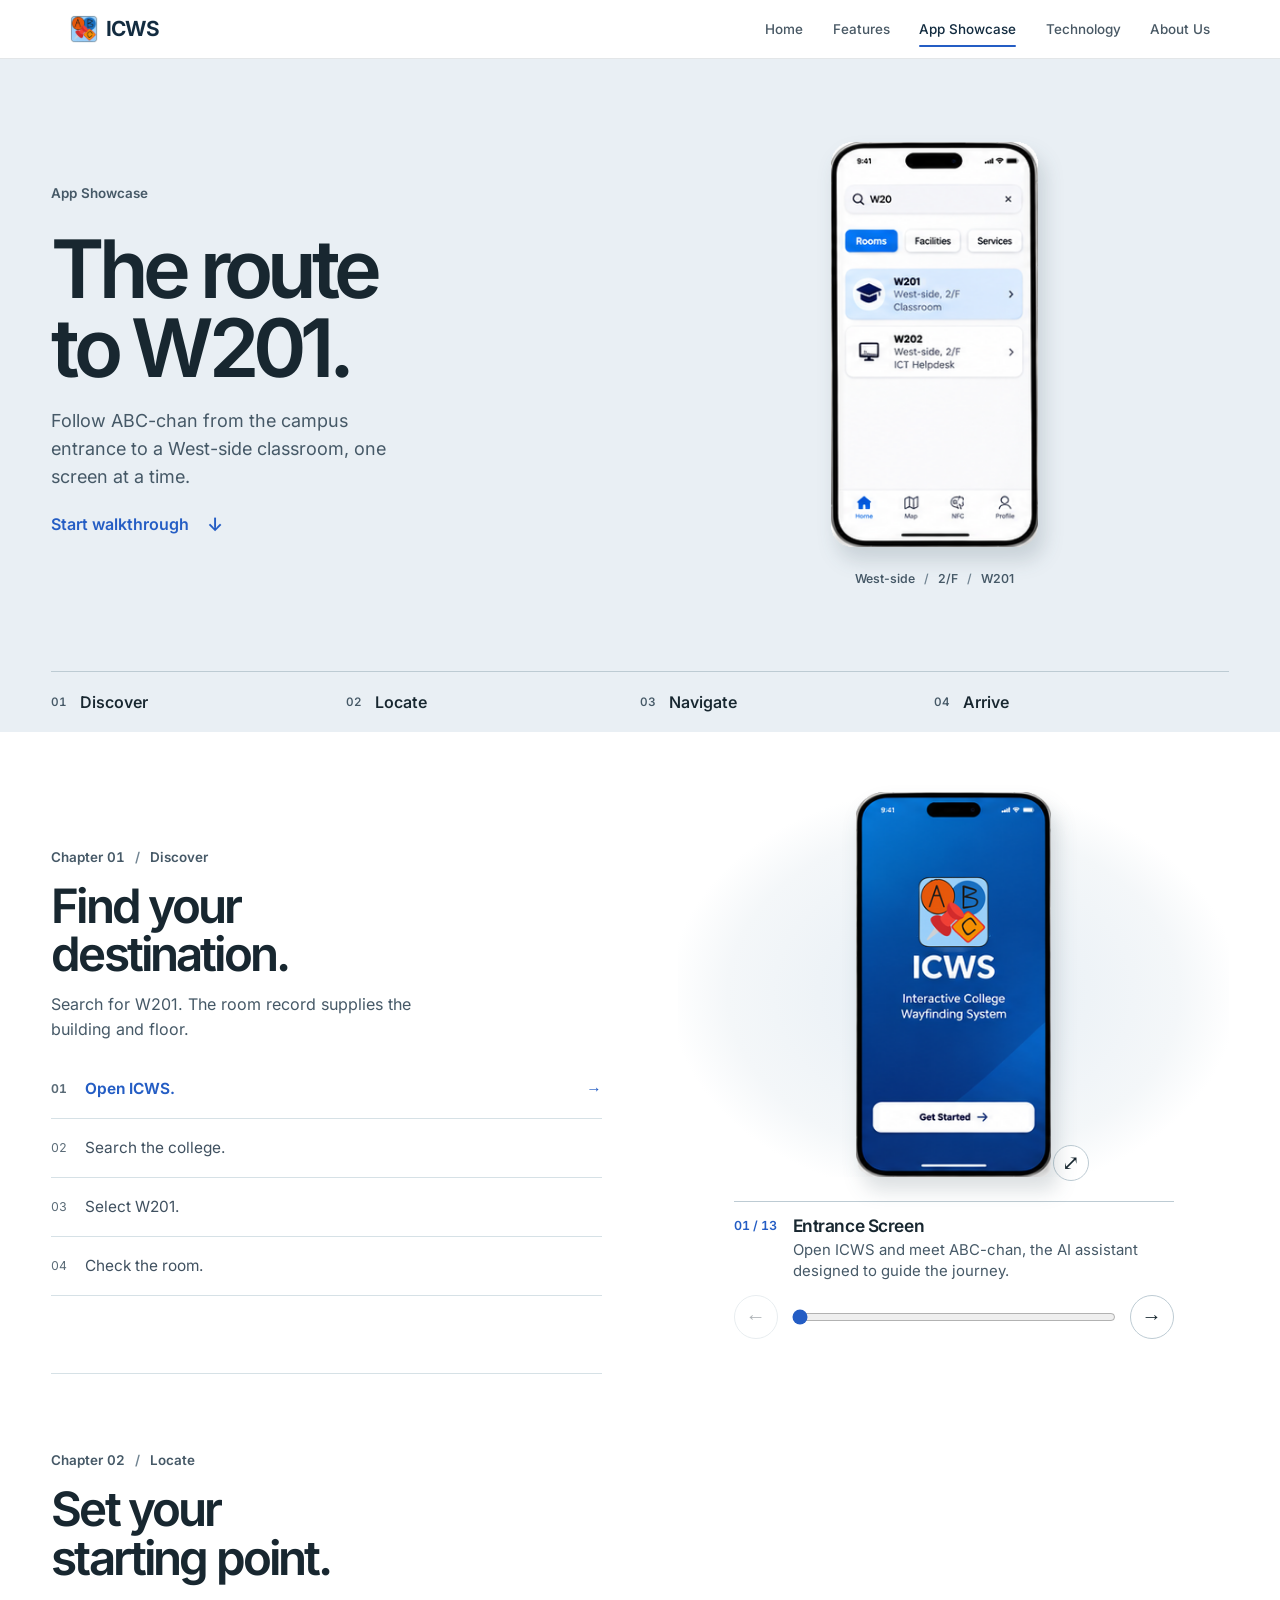
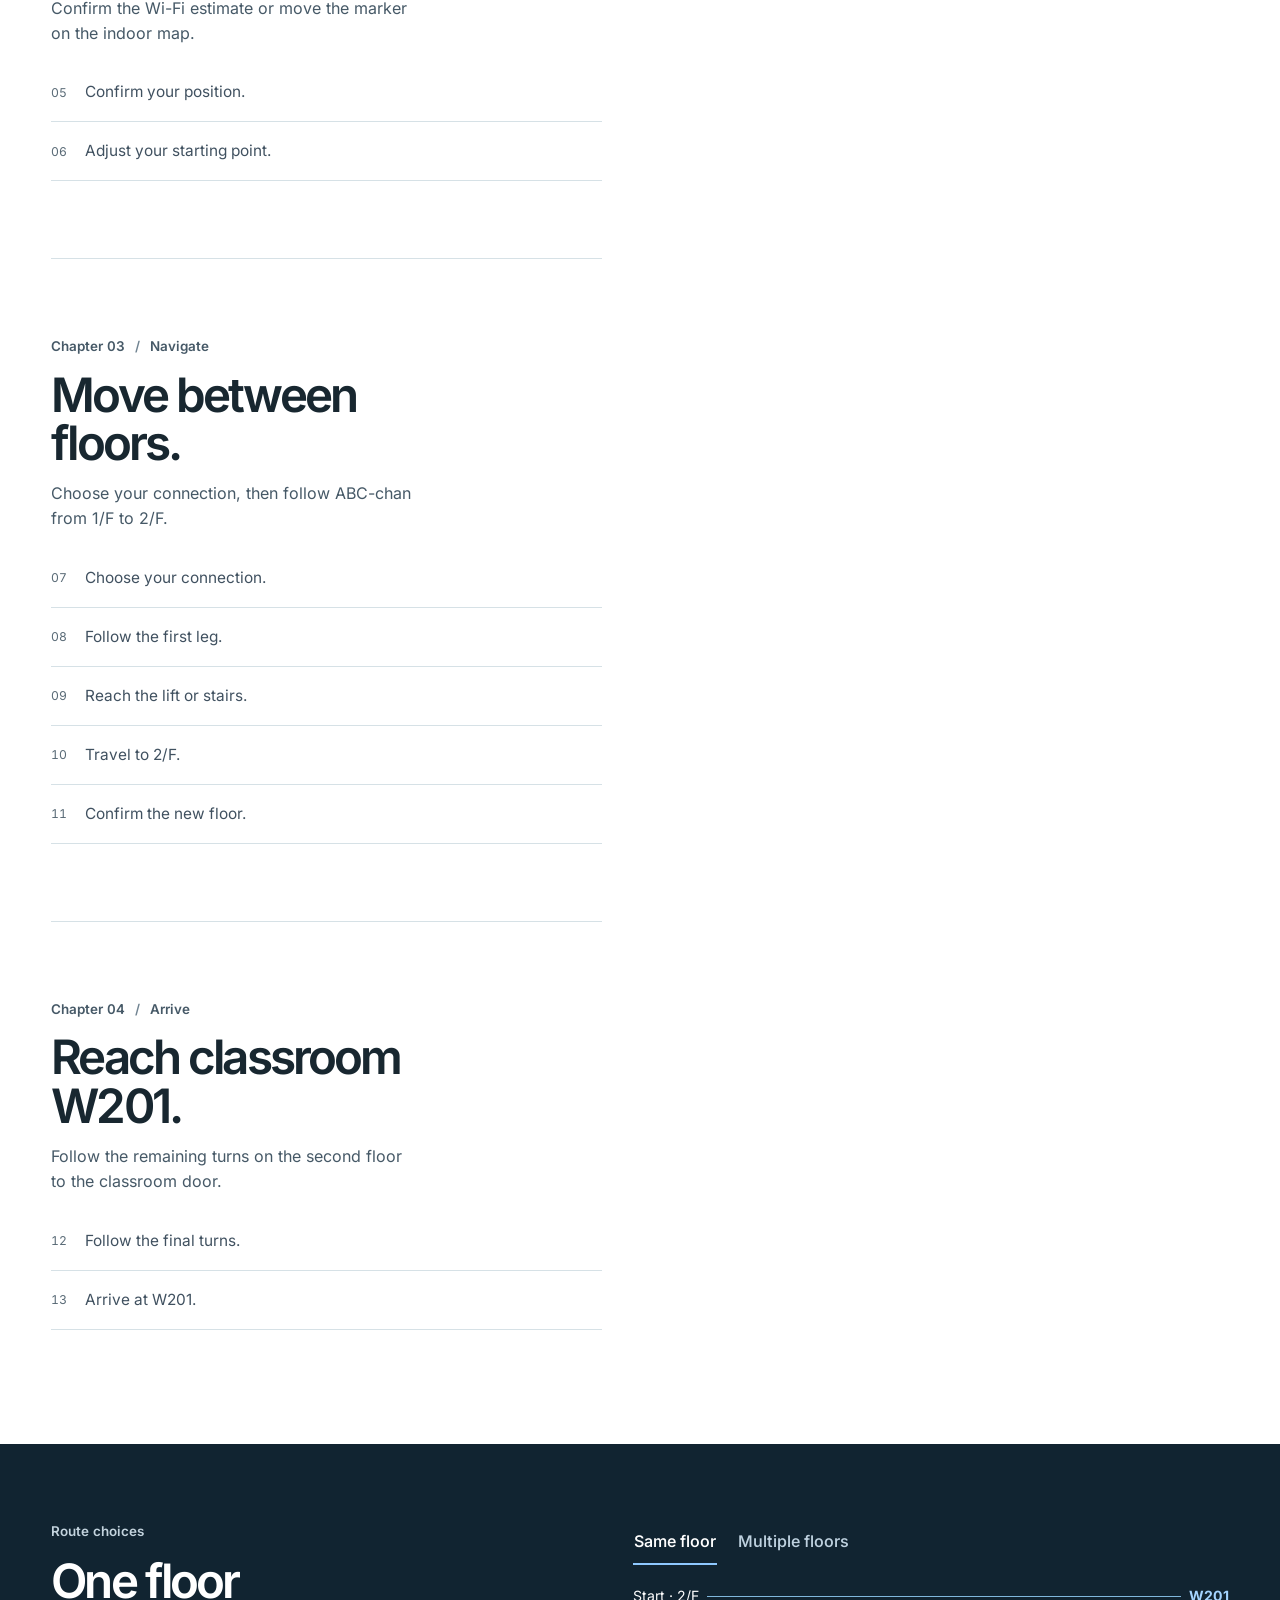
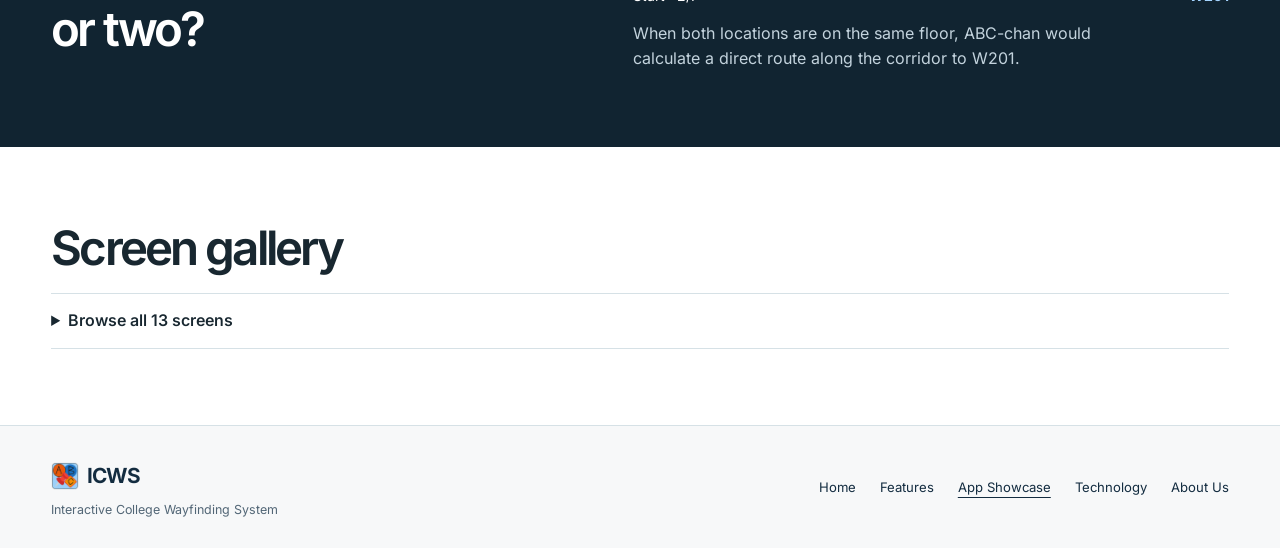
<file: app-showcase.html>
<!doctype html>
<html lang="en">
  <head>
    <meta charset="utf-8" />
    <meta name="viewport" content="width=device-width,initial-scale=1" />
    <meta name="theme-color" content="#f7f8f9" />
    <meta
      name="description"
      content="Explore all 13 screens and the complete ICWS navigation journey."
    />
    <title>App Showcase · ICWS</title>
    <link rel="icon" href="public/images/logo/abc-chan-small.webp" type="image/webp" />
    <link href="css/vendor/bootstrap.min.css" rel="stylesheet" />
    <link href="css/icws.css" rel="stylesheet" />
    <link rel="stylesheet" href="css/showcase.css" />
    <script defer src="js/showcase.js"></script>
  </head>
  <body class="icws-site">
    <a class="skip-link" href="#main-content">Skip to content</a>
    <header class="site-header">
      <nav class="navbar navbar-expand-lg" aria-label="Main navigation">
        <div class="container">
          <a
            class="navbar-brand d-flex align-items-center gap-2"
            href="index.html"
            ><img
              src="public/images/logo/abc-chan-small.webp"
              width="42"
              height="42"
              alt=""
            /><span class="brand-name">ICWS</span></a
          ><button
            class="navbar-toggler menu-toggle"
            type="button"
            aria-controls="site-nav"
            aria-expanded="false"
            aria-label="Toggle navigation"
          >
            <span class="navbar-toggler-icon"></span>
          </button>
          <div class="collapse navbar-collapse site-nav" id="site-nav">
            <ul class="navbar-nav ms-auto align-items-lg-center">
              <li class="nav-item">
                <a class="nav-link" href="index.html">Home</a>
              </li>
              <li class="nav-item">
                <a class="nav-link" href="features.html">Features</a>
              </li>
              <li class="nav-item">
                <a
                  class="nav-link active"
                  aria-current="page"
                  href="app-showcase.html"
                  >App Showcase</a
                >
              </li>
              <li class="nav-item">
                <a class="nav-link" href="technology.html">Technology</a>
              </li>
              <li class="nav-item">
                <a class="nav-link" href="about.html">About Us</a>
              </li>
            </ul>
          </div>
        </div>
      </nav>
    </header>
    <main class="walk" id="main-content">
      <header class="walk-cover">
        <div class="wrap">
          <div class="walk-cover-content">
            <div class="walk-cover-copy">
              <p class="walk-label">App Showcase</p>
              <h1>The route <br>to W201.</h1>
              <p>Follow ABC-chan from the campus entrance to a West-side classroom, one screen at a time.</p>
              <a class="walk-start" href="#walk-stage-1">Start walkthrough <span aria-hidden="true">↓</span></a>
            </div>
            <figure class="walk-cover-phone">
<a href="public/images/screenshots/03-search-results.png" data-open="2" aria-label="Enlarge search results"><img src="public/images/screenshots/03-search-results.png" width="218" height="425" alt="Search Results in the ICWS prototype" ></a>
<figcaption>West-side <span>/</span> 2/F <span>/</span> W201</figcaption></figure>
          </div>
          <nav class="walk-jumps" aria-label="Walkthrough chapters">
<a href="#walk-stage-1"><span>01</span>Discover</a>
<a href="#walk-stage-2"><span>02</span>Locate</a>
<a href="#walk-stage-3"><span>03</span>Navigate</a>
<a href="#walk-stage-4"><span>04</span>Arrive</a>
</nav>
        </div>
      </header>
      <div class="wrap walk-tour">
        <div class="walk-script">
<section class="walk-stage" id="walk-stage-1" aria-labelledby="walk-title-1"><p class="walk-label">Chapter 01 <span>/</span> Discover</p><h2 id="walk-title-1">Find your destination.</h2><p>Search for W201. The room record supplies the building and floor.</p><ol class="walk-index" start="1">
<li><a href="#screen-01" data-pick="0"><span>01</span>Open ICWS.</a></li>
<li><a href="#screen-02" data-pick="1"><span>02</span>Search the college.</a></li>
<li><a href="#screen-03" data-pick="2"><span>03</span>Select W201.</a></li>
<li><a href="#screen-04" data-pick="3"><span>04</span>Check the room.</a></li>
</ol></section>
<section class="walk-stage" id="walk-stage-2" aria-labelledby="walk-title-2"><p class="walk-label">Chapter 02 <span>/</span> Locate</p><h2 id="walk-title-2">Set your starting point.</h2><p>Confirm the Wi-Fi estimate or move the marker on the indoor map.</p><ol class="walk-index" start="5">
<li><a href="#screen-05" data-pick="4"><span>05</span>Confirm your position.</a></li>
<li><a href="#screen-06" data-pick="5"><span>06</span>Adjust your starting point.</a></li>
</ol></section>
<section class="walk-stage" id="walk-stage-3" aria-labelledby="walk-title-3"><p class="walk-label">Chapter 03 <span>/</span> Navigate</p><h2 id="walk-title-3">Move between floors.</h2><p>Choose your connection, then follow ABC-chan from 1/F to 2/F.</p><ol class="walk-index" start="7">
<li><a href="#screen-07" data-pick="6"><span>07</span>Choose your connection.</a></li>
<li><a href="#screen-08" data-pick="7"><span>08</span>Follow the first leg.</a></li>
<li><a href="#screen-09" data-pick="8"><span>09</span>Reach the lift or stairs.</a></li>
<li><a href="#screen-10" data-pick="9"><span>10</span>Travel to 2/F.</a></li>
<li><a href="#screen-11" data-pick="10"><span>11</span>Confirm the new floor.</a></li>
</ol></section>
<section class="walk-stage" id="walk-stage-4" aria-labelledby="walk-title-4"><p class="walk-label">Chapter 04 <span>/</span> Arrive</p><h2 id="walk-title-4">Reach classroom W201.</h2><p>Follow the remaining turns on the second floor to the classroom door.</p><ol class="walk-index" start="12">
<li><a href="#screen-12" data-pick="11"><span>12</span>Follow the final turns.</a></li>
<li><a href="#screen-13" data-pick="12"><span>13</span>Arrive at W201.</a></li>
</ol></section>
</div>
        <aside class="walk-device-column" aria-label="Current prototype screen">
          <div class="walk-camera">
            <div class="walk-frame">
              <button type="button" class="walk-zoom" aria-label="Enlarge current screenshot"><span class="walk-zoom-icon" aria-hidden="true">⤢</span>
<img src="public/images/presentation/01-entrance-transparent.png" width="215" height="425" alt="Entrance Screen in the ICWS prototype" >
</button>
            </div>
            <div class="walk-caption">
              <span class="walk-count">01 / 13</span>
              <div><h3>Entrance Screen</h3><p></p></div>
            </div>
            <div class="walk-console"><button type="button" data-step="-1" aria-label="Previous screen">←</button><label class="walk-meter"><span class="visually-hidden">Walkthrough screen</span><input type="range" min="1" max="13" value="1"></label><button type="button" data-step="1" aria-label="Next screen">→</button></div>
          </div>
        </aside>
      </div>
      <section class="walk-choices" aria-labelledby="walk-routes"><div class="wrap walk-choice-grid">
        <div><p class="walk-label">Route choices</p><h2 id="walk-routes">One floor or two?</h2></div>
        <fieldset class="walk-routes"><legend class="visually-hidden">Compare route scenarios</legend>
        <input id="same-floor" name="floors" type="radio" checked><label for="same-floor">Same floor</label>
        <input id="multi-floor" name="floors" type="radio"><label for="multi-floor">Multiple floors</label>
        <div class="walk-route-answer"><div class="walk-same"><div class="walk-itinerary"><span>Start · 2/F</span><i></i><strong>W201</strong></div><p>When both locations are on the same floor, ABC-chan would calculate a direct route along the corridor to W201.</p></div>
        <div class="walk-multi"><div class="walk-itinerary"><span>Start · 1/F</span><i></i><span>Lift or stairs</span><i></i><strong>W201 · 2/F</strong></div><p>Choose stairs or a lift before navigation begins. Confirm the new floor, then follow the remaining turns to the classroom.</p></div></div>
        </fieldset></div></section>
      <section class="walk-gallery wrap" aria-labelledby="gallery-title">
        <h2 id="gallery-title">Screen gallery</h2>
        <details open><summary>Browse all 13 screens</summary>
          <div class="walk-strip">
<section><h3>Discover</h3><ol start="1">
<li id="screen-01"><a href="public/images/screenshots/01-entrance-screen.png" data-open="0"><img src="public/images/presentation/01-entrance-transparent.png" width="215" height="425" alt="Entrance Screen in the ICWS prototype" loading="lazy"><span>01 <b>Entrance Screen</b></span></a><p>Open ICWS and meet ABC-chan, the AI assistant designed to guide the journey.</p></li>
<li id="screen-02"><a href="public/images/screenshots/02-home-screen.png" data-open="1"><img src="public/images/screenshots/02-home-screen.png" width="215" height="425" alt="Home Screen in the ICWS prototype" loading="lazy"><span>02 <b>Home Screen</b></span></a><p>Search for a classroom, an office, a facility or a college service.</p></li>
<li id="screen-03"><a href="public/images/screenshots/03-search-results.png" data-open="2"><img src="public/images/screenshots/03-search-results.png" width="218" height="425" alt="Search Results in the ICWS prototype" loading="lazy"><span>03 <b>Search Results</b></span></a><p>Select W201 in the search results. Its room record identifies the West-side building and second floor automatically.</p></li>
<li id="screen-04"><a href="public/images/screenshots/04-room-details.png" data-open="3"><img src="public/images/screenshots/04-room-details.png" width="216" height="424" alt="Room Details in the ICWS prototype" loading="lazy"><span>04 <b>Room Details</b></span></a><p>Review the classroom details, then choose Navigate to begin.</p></li>
</ol></section>
<section><h3>Locate</h3><ol start="5">
<li id="screen-05"><a href="public/images/screenshots/05-detect-current-location.png" data-open="4"><img src="public/images/screenshots/05-detect-current-location.png" width="216" height="424" alt="Detecting Current Location in the ICWS prototype" loading="lazy"><span>05 <b>Detecting Current Location</b></span></a><p>The positioning service would use campus Wi-Fi signals to estimate your building, floor and position. Confirm the suggested starting point.</p></li>
<li id="screen-06"><a href="public/images/screenshots/06-manual-location-adjustment.png" data-open="5"><img src="public/images/screenshots/06-manual-location-adjustment.png" width="227" height="424" alt="Manual Location Adjustment in the ICWS prototype" loading="lazy"><span>06 <b>Manual Location Adjustment</b></span></a><p>If the estimate is wrong, correct your location on the indoor map. ICWS then checks whether the destination is on the same floor.</p></li>
</ol></section>
<section><h3>Navigate</h3><ol start="7">
<li id="screen-07"><a href="public/images/screenshots/07-choose-lift-or-stairs.png" data-open="6"><img src="public/images/screenshots/07-choose-lift-or-stairs.png" width="226" height="423" alt="Choose Lift or Stairs in the ICWS prototype" loading="lazy"><span>07 <b>Choose Lift or Stairs</b></span></a><p>Select the lift or staircase. ABC-chan would calculate a route through your chosen connection.</p></li>
<li id="screen-08"><a href="public/images/screenshots/08-navigate-to-lift-or-stairs.png" data-open="7"><img src="public/images/screenshots/08-navigate-to-lift-or-stairs.png" width="227" height="422" alt="Navigate to Lift or Stairs in the ICWS prototype" loading="lazy"><span>08 <b>Navigate to Lift or Stairs</b></span></a><p>Follow the directions from your confirmed location to the selected lift or staircase.</p></li>
<li id="screen-09"><a href="public/images/screenshots/09-arrive-at-lift-or-stairs.png" data-open="8"><img src="public/images/screenshots/09-arrive-at-lift-or-stairs.png" width="221" height="421" alt="Arrive at Lift or Stairs in the ICWS prototype" loading="lazy"><span>09 <b>Arrive at Lift or Stairs</b></span></a><p>At the floor connection, check the destination level before continuing.</p></li>
<li id="screen-10"><a href="public/images/screenshots/10-changing-floor.png" data-open="9"><img src="public/images/screenshots/10-changing-floor.png" width="212" height="421" alt="Changing Floor in the ICWS prototype" loading="lazy"><span>10 <b>Changing Floor</b></span></a><p>Take your selected lift or staircase to the second floor.</p></li>
<li id="screen-11"><a href="public/images/screenshots/11-confirm-floor-change.png" data-open="10"><img src="public/images/screenshots/11-confirm-floor-change.png" width="219" height="421" alt="Confirming Floor Change in the ICWS prototype" loading="lazy"><span>11 <b>Confirming Floor Change</b></span></a><p>Confirm the detected floor so the next directions begin on the correct level.</p></li>
</ol></section>
<section><h3>Arrive</h3><ol start="12">
<li id="screen-12"><a href="public/images/screenshots/12-navigate-to-destination.png" data-open="11"><img src="public/images/screenshots/12-navigate-to-destination.png" width="224" height="421" alt="Navigate to Destination in the ICWS prototype" loading="lazy"><span>12 <b>Navigate to Destination</b></span></a><p>Follow turn-by-turn directions on the second floor until you reach W201.</p></li>
<li id="screen-13"><a href="public/images/screenshots/13-arrive-at-destination.png" data-open="12"><img src="public/images/screenshots/13-arrive-at-destination.png" width="223" height="422" alt="Arrive at Destination in the ICWS prototype" loading="lazy"><span>13 <b>Arrive at Destination</b></span></a><p>Review the arrival information and room details at the end of the route.</p></li>
</ol></section>
</div></details></section>
      <dialog class="walk-dialog" aria-labelledby="walk-dialog-title">
        <div class="walk-dialog-bar"><span>Screen gallery</span><button type="button" data-close aria-label="Close screenshot viewer" autofocus>×</button></div>
        <img class="walk-large" alt="">
        <div class="walk-dialog-bottom"><button type="button" data-prev aria-label="Previous screenshot">←</button><div aria-live="polite"><span class="walk-count"></span><h2 id="walk-dialog-title"></h2></div><button type="button" data-next aria-label="Next screenshot">→</button></div>
      </dialog>
    </main>
    <footer class="site-footer">
      <div class="wrap footer-inner">
        <div>
          <a class="footer-brand" href="index.html"
            ><img
              src="public/images/logo/abc-chan-small.webp"
              alt=""
              width="31"
              height="31"
            />ICWS</a
          >
          <p class="footer-name">Interactive College Wayfinding System</p>
        </div>
        <nav class="footer-links" aria-label="Footer navigation">
          <a href="index.html">Home</a><a href="features.html">Features</a
          ><a aria-current="page" href="app-showcase.html">App Showcase</a
          ><a href="technology.html">Technology</a
          ><a href="about.html">About Us</a>
        </nav>
      </div>
    </footer>
    <script src="js/icws.js" defer></script>
  </body>
</html>
</file>
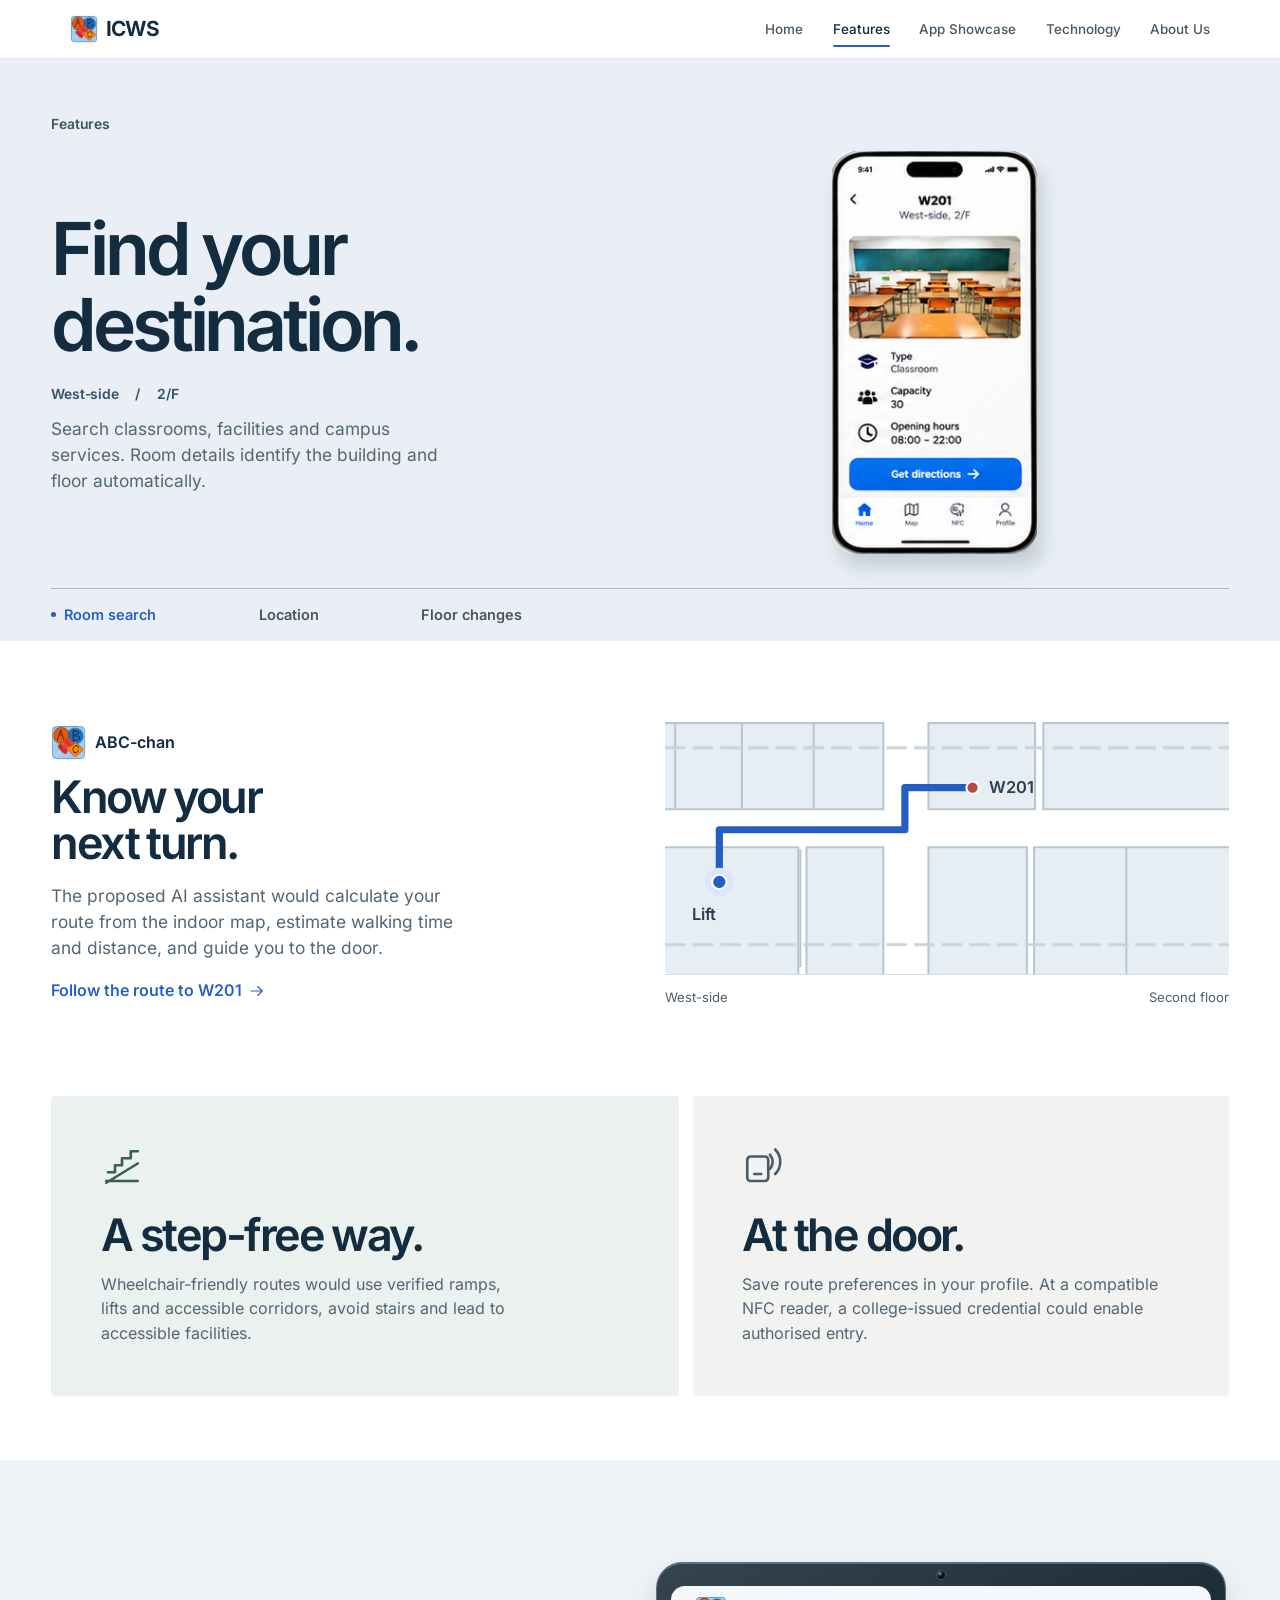
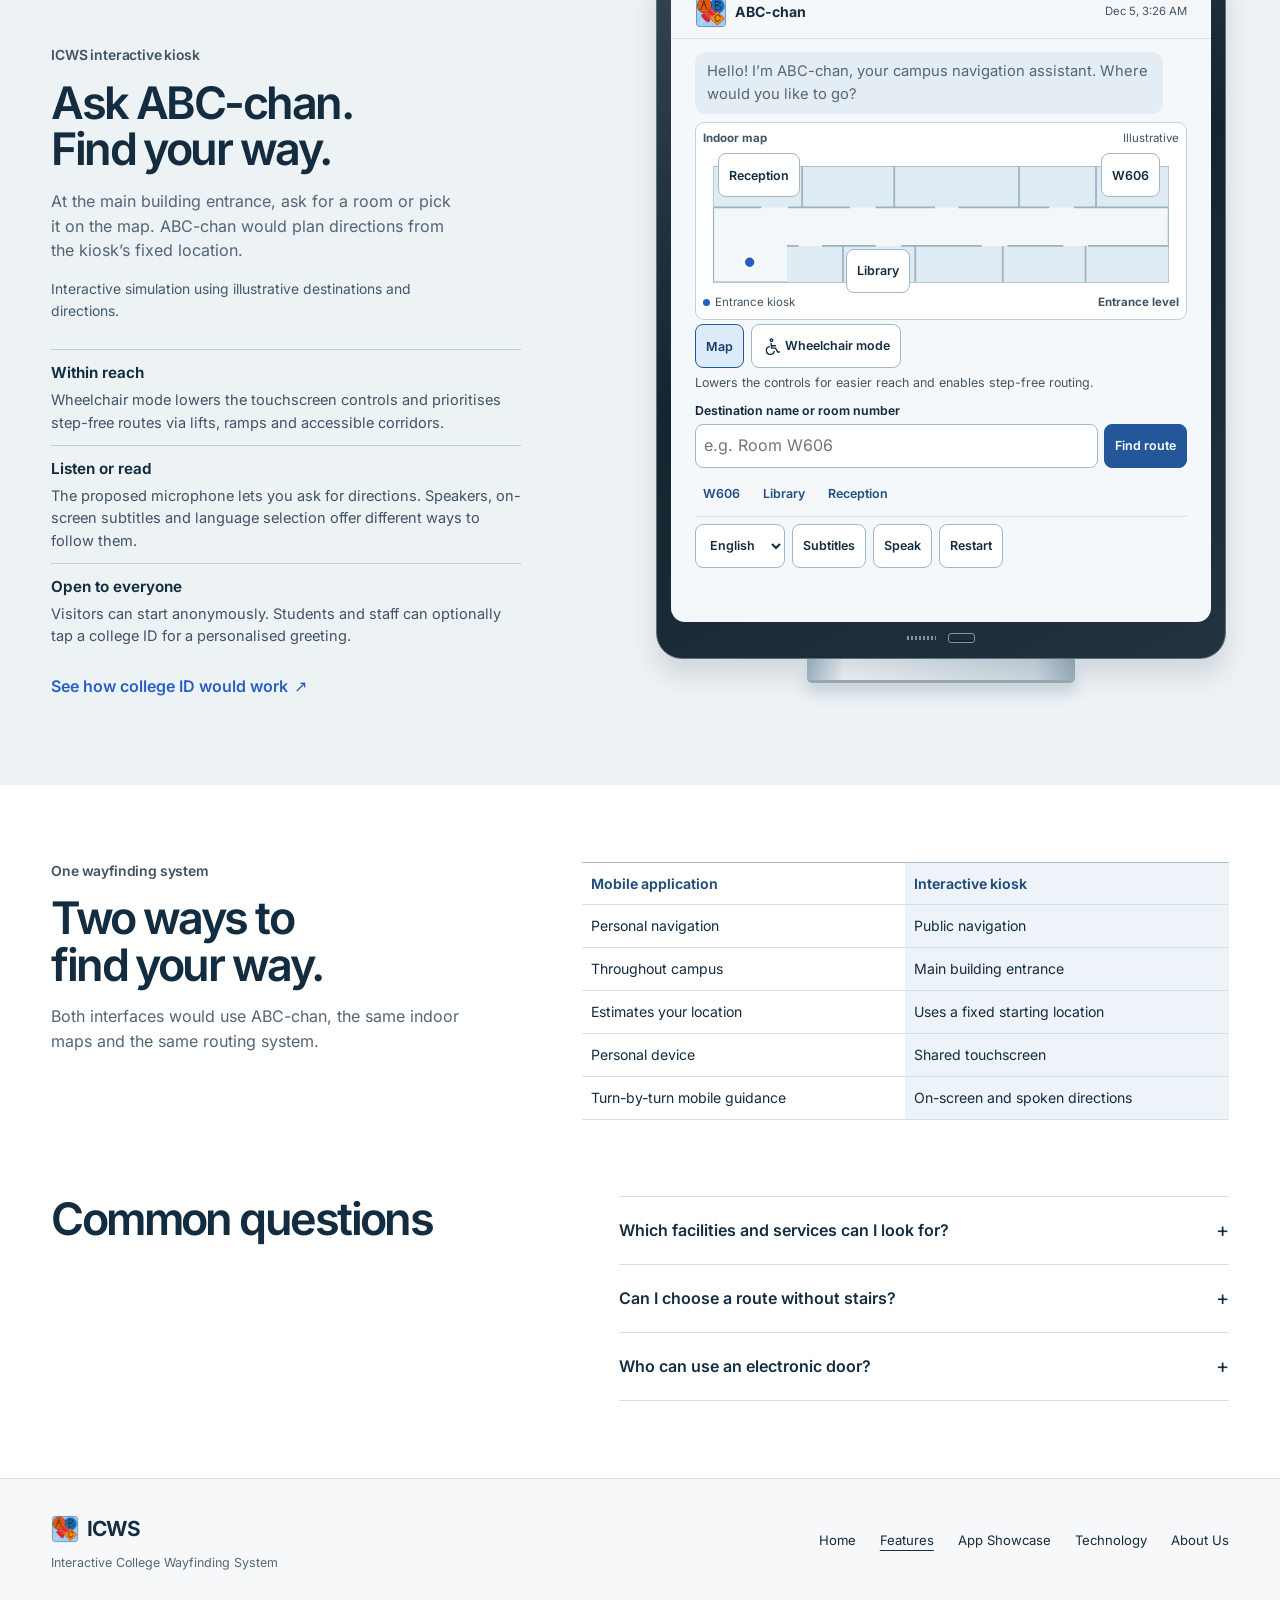
<file: features.html>
<!doctype html>
<html lang="en">
  <head>
    <meta charset="utf-8" />
    <meta name="viewport" content="width=device-width,initial-scale=1" />
    <meta name="theme-color" content="#f7f8f9" />
    <meta
      name="description"
      content="Explore the indoor wayfinding features and accessibility options in ICWS."
    />
    <title>Features · ICWS</title>
    <link rel="icon" href="public/images/logo/abc-chan-small.webp" type="image/webp" />
    <link href="css/vendor/bootstrap.min.css" rel="stylesheet" />
    <link href="css/icws.css" rel="stylesheet" />
    <link href="css/interior.css" rel="stylesheet" />
    <link href="css/kiosk-demo.css" rel="stylesheet" />
    <script src="js/interior.js" defer></script>
    <script src="js/kiosk-demo.js" defer></script>
  </head>
  <body class="icws-site">
    <a class="skip-link" href="#main-content">Skip to content</a>
    <header class="site-header">
      <nav class="navbar navbar-expand-lg" aria-label="Main navigation">
        <div class="container">
          <a
            class="navbar-brand d-flex align-items-center gap-2"
            href="index.html"
            ><img
              src="public/images/logo/abc-chan-small.webp"
              width="42"
              height="42"
              alt=""
            /><span class="brand-name">ICWS</span></a
          ><button
            class="navbar-toggler menu-toggle"
            type="button"
            aria-controls="site-nav"
            aria-expanded="false"
            aria-label="Toggle navigation"
          >
            <span class="navbar-toggler-icon"></span>
          </button>
          <div class="collapse navbar-collapse site-nav" id="site-nav">
            <ul class="navbar-nav ms-auto align-items-lg-center">
              <li class="nav-item">
                <a class="nav-link" href="index.html">Home</a>
              </li>
              <li class="nav-item">
                <a
                  class="nav-link active"
                  aria-current="page"
                  href="features.html"
                  >Features</a
                >
              </li>
              <li class="nav-item">
                <a class="nav-link" href="app-showcase.html">App Showcase</a>
              </li>
              <li class="nav-item">
                <a class="nav-link" href="technology.html">Technology</a>
              </li>
              <li class="nav-item">
                <a class="nav-link" href="about.html">About Us</a>
              </li>
            </ul>
          </div>
        </div>
      </nav>
    </header>
    <main class="interior" id="main-content">
<section class="feature-exhibit" aria-label="Explore product features">
        <div class="wrap">
          <h1 class="ix-label">Features</h1>
          <article id="destination-search" class="feature-panel">
            <div class="feature-intro">
              <h2>Find your <br>destination.</h2>
              <p class="feature-meta">West-side　 /　 2/F</p>
              <p>Search classrooms, facilities and campus services. Room details identify the building and floor automatically.</p>
            </div>
            <figure><img src="public/images/screenshots/04-room-details.png" width="216" height="424" alt="Classroom W201 with capacity, opening hours and directions" ></figure>
          </article>
          <article id="position" class="feature-panel">
            <div class="feature-intro">
              <h2>Know where <br>you are.</h2>
              <p class="feature-meta">Campus Wi-Fi　 /　 1/F</p>
              <p>Wi-Fi signals would estimate your building, floor and position. Confirm the blue marker or move it to the right corridor.</p>
            </div>
            <figure><img src="public/images/screenshots/06-manual-location-adjustment.png" width="227" height="424" alt="Floor plan with a movable starting point" ></figure>
          </article>
          <article id="floor-changes" class="feature-panel">
            <div class="feature-intro">
              <h2>Take the lift. <br>Or the stairs.</h2>
              <p class="feature-meta">Floor change　 /　 1/F → 2/F</p>
              <p>Choose how to change floors before guidance begins. At the landing, confirm the newly detected floor and continue.</p>
            </div>
            <figure><img src="public/images/screenshots/07-choose-lift-or-stairs.png" width="226" height="423" alt="ICWS offers a lift or staircase for the route" ></figure>
          </article>

          <nav class="studio-switch" aria-label="Feature studies"><a href="#destination-search">Room search</a>
<a href="#position">Location</a>
<a href="#floor-changes">Floor changes</a></nav>
        </div>
      </section>
      <section class="guidance wrap" id="abc-chan" aria-labelledby="directions">
        <div class="guidance-copy">
          <div class="assistant-signature"><img class="assistant-mark" src="public/images/logo/abc-chan.png" width="60" height="60" alt=""><span>ABC-chan</span></div>
          <h2 id="directions">Know your <br>next turn.</h2>
          <p>The proposed AI assistant would calculate your route from the indoor map, estimate walking time and distance, and guide you to the door.</p>
          <a class="ix-link" href="app-showcase.html">Follow the route to W201 <svg width="18" height="18" viewBox="0 0 24 24" fill="none" stroke="currentColor" stroke-width="1.5" stroke-linecap="round" stroke-linejoin="round" aria-hidden="true"><path d="M4 12h15m-6-6 6 6-6 6"/></svg></a>
        </div>
        <figure class="route-study">
          <svg viewBox="0 0 550 250" role="img" aria-label="A corridor route turns right at the lift, then left to reach room W201">
            <defs><pattern id="map-windows" width="27" height="24" patternUnits="userSpaceOnUse"><path d="M0 5h20" stroke="#c6d4df" stroke-width="3"/></pattern></defs>
            <g fill="#e6edf3" stroke="#b5c7d3" stroke-width="2"><path d="M-8 5h221v84H-8zM257 5h104v84H257zM369 5h193v84H369zM-6 126h136v140H-6zM138 126h75v140h-75zM257 126h96v139h-96zM360 126h197v138H360z"/>
            <path d="M10 5v84m65-84v84m70-84v84m-13 39v115M450 126v125" fill="none"/></g>
            <path d="M0 19h550v16H0zM0 219h550v16H0z" fill="url(#map-windows)"/>
            <path d="M53 160v-51h181V68h66" fill="none" stroke="#245dc4" stroke-width="7" stroke-linecap="round" stroke-linejoin="round"/>
            <circle cx="53" cy="160" r="14" fill="#dae6ff"/><circle cx="53" cy="160" r="7" fill="#245dc4" stroke="#fff" stroke-width="2"/>
            <circle cx="300" cy="68" r="6" fill="#b64b45" stroke="white" stroke-width="2"/>
            <g font-family="Inter, Arial" font-size="16" font-weight="600" fill="#283e51"><text x="316" y="73">W201</text><text x="26" y="197">Lift</text></g>
          </svg>
          <figcaption><span>West-side</span><span>Second floor</span></figcaption>
        </figure>
      </section>
      <div class="campus-pair wrap">
        <section id="accessibility" class="access-study">
          <div class="way-sign" aria-hidden="true"><svg width="42" height="42" viewBox="0 0 24 24" fill="none" stroke="currentColor" stroke-width="1.5" stroke-linecap="round" stroke-linejoin="round" aria-hidden="true"><path d="M3 20h18M4 15h4v-4h4V7h5V3h4M3 21l18-11"/></svg></div>
          <h2>A step-free way.</h2>
          <p>Wheelchair-friendly routes would use verified ramps, lifts and accessible corridors, avoid stairs and lead to accessible facilities.</p>
        </section>
        <section id="access" class="access-study entry-study">
          <div class="way-sign" aria-hidden="true"><svg width="42" height="42" viewBox="0 0 24 24" fill="none" stroke="currentColor" stroke-width="1.5" stroke-linecap="round" stroke-linejoin="round" aria-hidden="true"><rect x="3" y="6" width="12" height="14" rx="2"/><path d="M7 16h4m5-11a6 6 0 0 1 0 8m3-11a10 10 0 0 1 0 14"/></svg></div>
          <h2>At the door.</h2>
          <p>Save route preferences in your profile. At a compatible NFC reader, a college-issued credential could enable authorised entry.</p>
        </section>
      </div>
      <section class="kiosk-feature" id="kiosk" aria-labelledby="kiosk-demo-title">
        <div class="wrap kiosk-demo-grid">
          <div class="kiosk-demo-copy">
            <p class="ix-label">ICWS interactive kiosk</p>
            <h2 id="kiosk-demo-title">Ask ABC-chan.<br>Find your way.</h2>
            <p>At the main building entrance, ask for a room or pick it on the map. ABC-chan would plan directions from the kiosk’s fixed location.</p>
            <p class="kiosk-demo-note" id="kiosk-demo-note">Interactive simulation using illustrative destinations and directions.</p>
          </div>
          <div class="kiosk-demo-console">
            <div class="kiosk-demo-bezel">
              <div class="kiosk-demo-sensor" aria-hidden="true"></div>
              <div class="kiosk-demo-screen" data-kiosk-demo aria-describedby="kiosk-demo-note">
                <div class="kiosk-screen-header">
                  <img src="public/images/logo/abc-chan-small.webp" width="32" height="32" alt="">
                  <b>ABC-chan</b>
                  <time data-kiosk-clock></time>
                </div>
                <div class="kiosk-screen-content">
                  <div class="kiosk-conversation" aria-live="polite" aria-atomic="true">
                    <p class="kiosk-visitor" hidden></p>
                    <p class="kiosk-reply">Hello! I’m ABC-chan, your campus navigation assistant. Where would you like to go?</p>
                  </div>
                  <div class="kiosk-map" id="kiosk-demo-map" data-kiosk-map hidden>
                    <div class="kiosk-map-header"><b data-kiosk-copy="indoorMap">Indoor map</b><span data-kiosk-copy="illustrative">Illustrative</span></div>
                    <div class="kiosk-map-plan">
                      <svg viewBox="0 0 408 126" aria-hidden="true">
                        <path class="kiosk-map-roof" d="M9 16h390v99H9z"/>
                        <path class="kiosk-map-rooms" d="M9 16h390v35H9zM72 84h327v31H72z"/>
                        <path class="kiosk-map-walls" d="M85 16v35m79-35v35m107-35v35m66-35v35M120 84v31m62-31v31m75-31v31m71-31v31M9 51h41m23 0h53m22 0h51m20 0h78m21 0h81M72 84h10m20 0h46m22 0h69m22 0h48m21 0h69"/>
                        <path class="kiosk-map-ramp" d="M16 75h12v24H16z" hidden/>
                        <path class="kiosk-map-track" data-kiosk-track pathLength="1"/>
                        <path class="kiosk-map-route" data-kiosk-route pathLength="1"/>
                        <circle class="kiosk-map-origin" cx="40" cy="98" r="5"/>
                        <circle class="kiosk-map-pin" data-kiosk-pin r="6" hidden/>
                      </svg>
                      <div class="kiosk-map-choices" aria-label="Choose a destination on the indoor map">
                        <button type="button" data-kiosk-destination="reception" data-kiosk-copy="reception">Reception</button>
                        <button type="button" data-kiosk-destination="library" data-kiosk-copy="library">Library</button>
                        <button type="button" data-kiosk-destination="w606">W606</button>
                      </div>
                    </div>
                    <div class="kiosk-map-footer"><span data-kiosk-copy="entrance">Entrance kiosk</span><b data-kiosk-floor></b></div>
                    <div class="kiosk-upper-map" data-kiosk-upper hidden>
                      <div class="kiosk-map-header"><b data-kiosk-copy="sixth">6/F</b><span data-kiosk-copy="liftExit">Lift exit</span><b>W606</b></div>
                      <svg viewBox="0 0 408 61" aria-hidden="true">
                        <path class="kiosk-map-roof" d="M9 5h390v50H9z"/>
                        <path class="kiosk-map-rooms" d="M25 5h108v18H25zM157 5h94v18h-94zM25 42h133v13H25zM187 42h212v13H187z"/>
                        <path class="kiosk-map-track" d="M335 35H145V16" pathLength="1"/>
                        <path class="kiosk-map-route" data-kiosk-upper-route d="M335 35H145V16" pathLength="1"/>
                        <circle class="kiosk-map-origin" cx="335" cy="35" r="5"/>
                        <circle class="kiosk-map-pin" cx="145" cy="16" r="6"/>
                      </svg>
                    </div>
                  </div>
                  <p class="kiosk-subtitles" data-kiosk-subtitles hidden></p>
                </div>
                <div class="kiosk-control-dock" data-kiosk-controls hidden>
                  <div class="kiosk-mode-controls">
                    <button type="button" data-kiosk-map-button aria-controls="kiosk-demo-map" aria-pressed="false"><span data-kiosk-copy="map">Map</span></button>
                    <button type="button" data-kiosk-wheelchair aria-pressed="false" aria-describedby="kiosk-wheelchair-help"><svg viewBox="0 0 24 24" width="19" height="19" fill="none" stroke="currentColor" stroke-width="1.7" stroke-linecap="round" stroke-linejoin="round" aria-hidden="true"><circle cx="12" cy="4" r="1.6"/><path d="m11.5 8 .6 6H17l3 5h2m-10.1-8H17m-7.8 1.2a5 5 0 1 0 6.2 6"/></svg><span data-kiosk-copy="wheelchair">Wheelchair mode</span></button>
                  </div>
                  <p class="kiosk-wheelchair-help" id="kiosk-wheelchair-help" data-kiosk-copy="wheelchairHelp">Lowers the controls for easier reach and enables step-free routing.</p>
                  <form class="kiosk-search" data-kiosk-form novalidate>
                    <label for="kiosk-destination" data-kiosk-copy="destination">Destination name or room number</label>
                    <div>
                      <input type="text" id="kiosk-destination" name="destination" maxlength="120" autocomplete="off" placeholder="e.g. Room W606" aria-describedby="kiosk-destination-error">
                      <button type="submit" data-kiosk-copy="find">Find route</button>
                    </div>
                    <p id="kiosk-destination-error" data-kiosk-error role="status" hidden></p>
                  </form>
                  <div class="kiosk-suggestions" data-kiosk-suggestions aria-label="Example destinations">
                    <button type="button" data-kiosk-destination="w606">W606</button>
                    <button type="button" data-kiosk-destination="library" data-kiosk-copy="library">Library</button>
                    <button type="button" data-kiosk-destination="reception" data-kiosk-copy="reception">Reception</button>
                  </div>
                  <div class="kiosk-settings">
                    <label>
                      <span class="visually-hidden" data-kiosk-copy="language">Language</span>
                      <select data-kiosk-language><option value="en" lang="en">English</option><option value="zh-Hant" lang="zh-Hant">繁體中文</option></select>
                    </label>
                    <button type="button" data-kiosk-captions aria-pressed="false" data-kiosk-copy="subtitles">Subtitles</button>
                    <button type="button" data-kiosk-listen data-kiosk-copy="listen" hidden>Speak</button>
                    <button type="button" data-kiosk-restart data-kiosk-copy="restart">Restart</button>
                  </div>
                  <p class="kiosk-audio-status" data-kiosk-audio-status role="status" hidden></p>
                </div>
                <noscript><p class="kiosk-static-example">Example direction to W606. Take the lift to 6/F, then turn left.</p></noscript>
              </div>
              <div class="kiosk-demo-chin" aria-hidden="true"><span></span><span></span></div>
            </div>
            <div class="kiosk-demo-foot" aria-hidden="true"></div>
          </div>
          <div class="kiosk-demo-details">
            <dl class="kiosk-access-list">
              <div><dt>Within reach</dt><dd>Wheelchair mode lowers the touchscreen controls and prioritises step-free routes via lifts, ramps and accessible corridors.</dd></div>
              <div><dt>Listen or read</dt><dd>The proposed microphone lets you ask for directions. Speakers, on-screen subtitles and language selection offer different ways to follow them.</dd></div>
              <div><dt>Open to everyone</dt><dd>Visitors can start anonymously. Students and staff can optionally tap a college ID for a personalised greeting.</dd></div>
            </dl>
            <a class="ix-link" href="technology.html#kiosk-id">See how college ID would work <span aria-hidden="true">↗</span></a>
          </div>
        </div>
      </section>
      <section class="wrap kiosk-comparison" aria-labelledby="kiosk-compare-title">
        <div>
          <p class="ix-label">One wayfinding system</p>
          <h2 id="kiosk-compare-title">Two ways to find your way.</h2>
          <p>Both interfaces would use ABC-chan, the same indoor maps and the same routing system.</p>
        </div>
        <div class="kiosk-comparison-table">
          <table>
            <thead><tr><th scope="col">Mobile application</th><th scope="col">Interactive kiosk</th></tr></thead>
            <tbody>
              <tr><td>Personal navigation</td><td>Public navigation</td></tr>
              <tr><td>Throughout campus</td><td>Main building entrance</td></tr>
              <tr><td>Estimates your location</td><td>Uses a fixed starting location</td></tr>
              <tr><td>Personal device</td><td>Shared touchscreen</td></tr>
              <tr><td>Turn-by-turn mobile guidance</td><td>On-screen and spoken directions</td></tr>
            </tbody>
          </table>
        </div>
      </section>
      <section class="wrap ix-split ix-section">
        <h2>Common questions</h2>
        <div>
          <details class="ix-detail">
            <summary>Which facilities and services can I look for?</summary>
            <p>
              Facilities are places such as the library, cafeteria or accessible
              toilets. College services include reception, student support and
              the IT helpdesk.
            </p>
          </details>
          <details class="ix-detail">
            <summary>Can I choose a route without stairs?</summary>
            <p>
              Yes, where the campus has verified a continuous step-free path. A
              lift or ramp must connect to accessible corridors on both floors.
            </p>
          </details>
          <details class="ix-detail">
            <summary>Who can use an electronic door?</summary>
            <p>
              The access proposal is limited to people with valid college
              credentials at compatible NFC readers.
            </p>
          </details>
        </div>
      </section>
    </main>
    <footer class="site-footer">
      <div class="wrap footer-inner">
        <div>
          <a class="footer-brand" href="index.html"
            ><img
              src="public/images/logo/abc-chan-small.webp"
              alt=""
              width="31"
              height="31"
            />ICWS</a
          >
          <p class="footer-name">Interactive College Wayfinding System</p>
        </div>
        <nav class="footer-links" aria-label="Footer navigation">
          <a href="index.html">Home</a
          ><a aria-current="page" href="features.html">Features</a
          ><a href="app-showcase.html">App Showcase</a
          ><a href="technology.html">Technology</a
          ><a href="about.html">About Us</a>
        </nav>
      </div>
    </footer>
    <script src="js/icws.js" defer></script>
  </body>
</html>
</file>
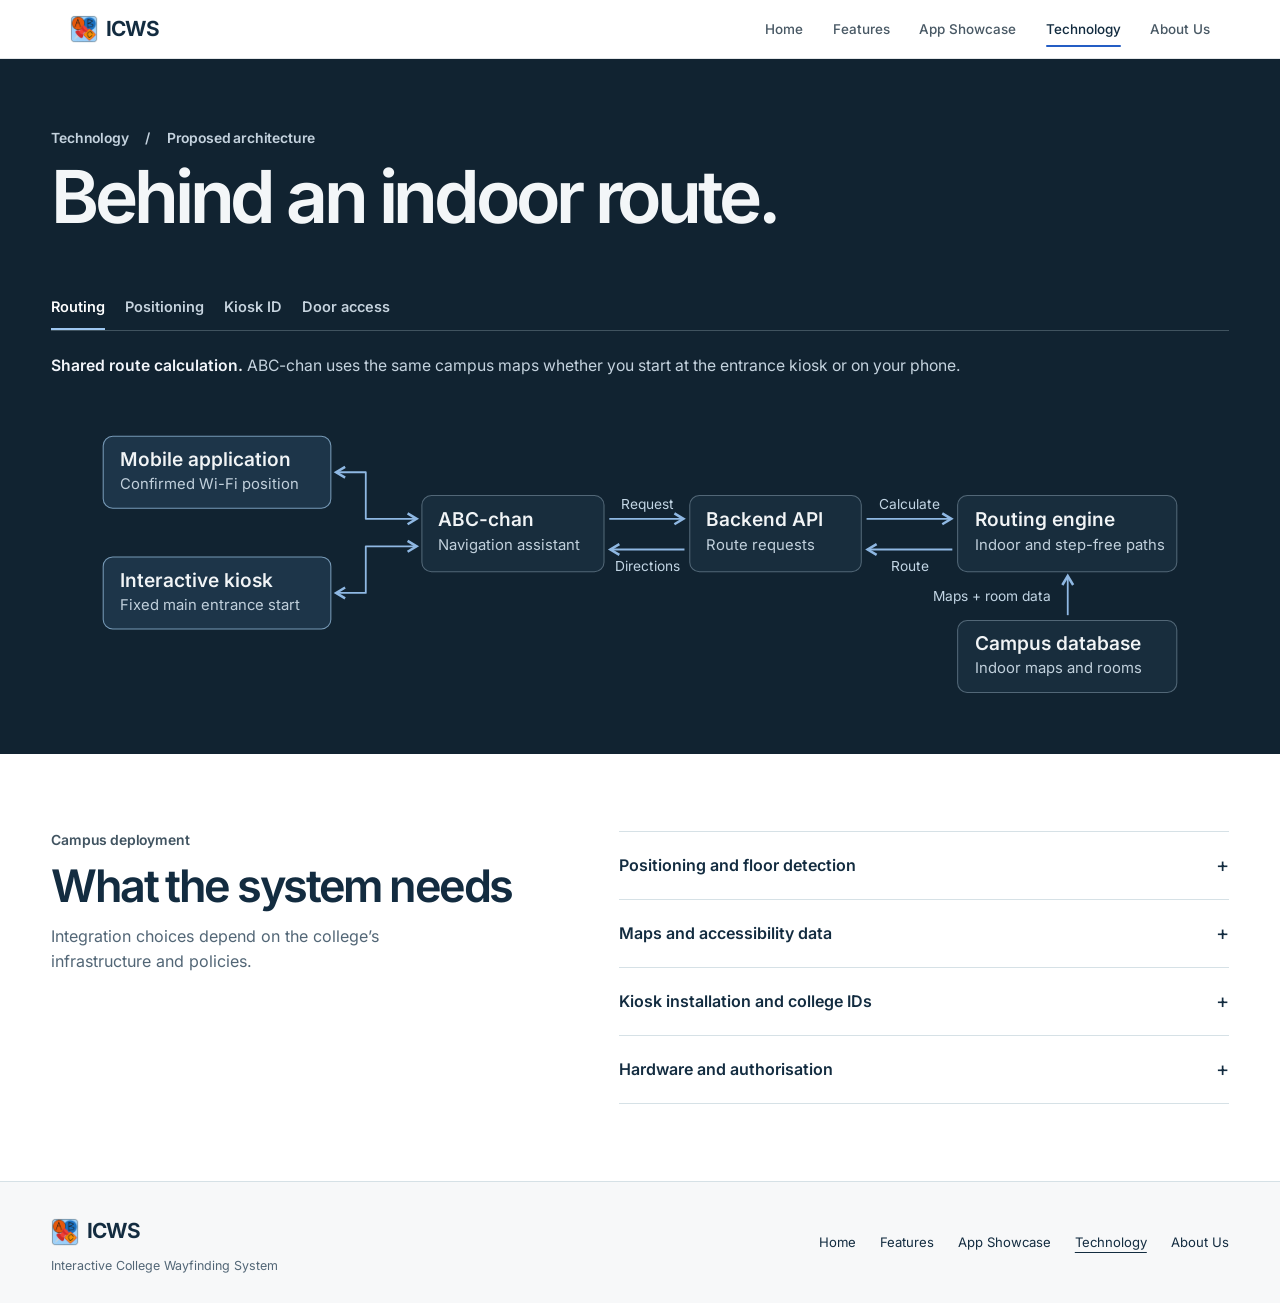
<file: technology.html>
<!doctype html>
<html lang="en">
  <head>
    <meta charset="utf-8" />
    <meta name="viewport" content="width=device-width,initial-scale=1" />
    <meta name="theme-color" content="#f7f8f9" />
    <meta
      name="description"
      content="Explore the ICWS architecture and campus integrations."
    />
    <title>Technology · ICWS</title>
    <link rel="icon" href="public/images/logo/abc-chan-small.webp" type="image/webp" />
    <link href="css/vendor/bootstrap.min.css" rel="stylesheet" />
    <link href="css/icws.css" rel="stylesheet" />
    <link href="css/interior.css" rel="stylesheet" />
    <script src="js/interior.js" defer></script>
  </head>
  <body class="icws-site">
    <a class="skip-link" href="#main-content">Skip to content</a>
    <header class="site-header">
      <nav class="navbar navbar-expand-lg" aria-label="Main navigation">
        <div class="container">
          <a
            class="navbar-brand d-flex align-items-center gap-2"
            href="index.html"
            ><img
              src="public/images/logo/abc-chan-small.webp"
              width="42"
              height="42"
              alt=""
            /><span class="brand-name">ICWS</span></a
          ><button
            class="navbar-toggler menu-toggle"
            type="button"
            aria-controls="site-nav"
            aria-expanded="false"
            aria-label="Toggle navigation"
          >
            <span class="navbar-toggler-icon"></span>
          </button>
          <div class="collapse navbar-collapse site-nav" id="site-nav">
            <ul class="navbar-nav ms-auto align-items-lg-center">
              <li class="nav-item">
                <a class="nav-link" href="index.html">Home</a>
              </li>
              <li class="nav-item">
                <a class="nav-link" href="features.html">Features</a>
              </li>
              <li class="nav-item">
                <a class="nav-link" href="app-showcase.html">App Showcase</a>
              </li>
              <li class="nav-item">
                <a
                  class="nav-link active"
                  aria-current="page"
                  href="technology.html"
                  >Technology</a
                >
              </li>
              <li class="nav-item">
                <a class="nav-link" href="about.html">About Us</a>
              </li>
            </ul>
          </div>
        </div>
      </nav>
    </header>
    <main class="interior" id="main-content">
<section class="system-sheet"><div class="wrap">
        <p class="ix-label">Technology　 /　 Proposed architecture</p>
        <h1>Behind an indoor route.</h1>
        <nav class="signal-switch" aria-label="Explore system architecture">
          <a href="#routing">Routing</a>
          <a href="#positioning">Positioning</a>
          <a href="#kiosk-id">Kiosk ID</a>
          <a href="#door">Door access</a>
        </nav>
        <article id="routing" class="signal-page">
          <p class="flow-caption"><b>Shared route calculation.</b> ABC-chan uses the same campus maps whether you start at the entrance kiosk or on your phone.</p>
          <svg class="system-graph" viewBox="0 0 1020 268" aria-hidden="true">
            <defs>
              <marker id="routing-arrow" markerWidth="8" markerHeight="8" refX="6" refY="4" orient="auto-start-reverse">
                <path d="M1 1l5 3-5 3" fill="none" stroke="#8fb8e3" stroke-width="1.4"/>
              </marker>
            </defs>
            <g class="diagram-edge">
              <path d="M223 55h28v44h48" marker-start="url(#routing-arrow)" marker-end="url(#routing-arrow)"/>
              <path d="M223 169h28v-44h48" marker-start="url(#routing-arrow)" marker-end="url(#routing-arrow)"/>
              <path d="M481 99h70" marker-end="url(#routing-arrow)"/>
              <path d="M724 99h80" marker-end="url(#routing-arrow)"/>
              <path d="M552 128h-70" marker-end="url(#routing-arrow)"/>
              <path d="M805 128h-80" marker-end="url(#routing-arrow)"/>
              <text x="517" y="90" text-anchor="middle">Request</text>
              <text x="517" y="148" text-anchor="middle">Directions</text>
              <text x="765" y="90" text-anchor="middle">Calculate</text>
              <text x="765" y="148" text-anchor="middle">Route</text>
              <path d="M914 190v-37" marker-end="url(#routing-arrow)"/>
              <text x="898" y="177" text-anchor="end">Maps + room data</text>
            </g>
            <g class="diagram-node diagram-start">
              <rect x="3" y="21" width="215" height="68" rx="9"/>
              <text class="node-title" x="19" y="49">Mobile application</text>
              <text x="19" y="71">Confirmed Wi-Fi position</text>
            </g>
            <g class="diagram-node diagram-start">
              <rect x="3" y="135" width="215" height="68" rx="9"/>
              <text class="node-title" x="19" y="163">Interactive kiosk</text>
              <text x="19" y="185">Fixed main entrance start</text>
            </g>
            <g class="diagram-node">
              <rect x="304" y="77" width="172" height="72" rx="9"/>
              <text class="node-title" x="319" y="106">ABC-chan</text>
              <text x="319" y="128">Navigation assistant</text>
            </g>
            <g class="diagram-node">
              <rect x="557" y="77" width="162" height="72" rx="9"/>
              <text class="node-title" x="572" y="106">Backend API</text>
              <text x="572" y="128">Route requests</text>
            </g>
            <g class="diagram-node">
              <rect x="810" y="77" width="207" height="72" rx="9"/>
              <text class="node-title" x="826" y="106">Routing engine</text>
              <text x="826" y="128">Indoor and step-free paths</text>
            </g>
            <g class="diagram-node">
              <rect x="810" y="195" width="207" height="68" rx="9"/>
              <text class="node-title" x="826" y="223">Campus database</text>
              <text x="826" y="245">Indoor maps and rooms</text>
            </g>
          </svg>
          <ol class="flow-steps" aria-label="Shared route calculation">
            <li><strong>Mobile app or kiosk → ABC-chan</strong><span>The traveller confirms a Wi-Fi position estimate in the app. The kiosk uses its fixed location at the main entrance.</span></li>
            <li><strong>ABC-chan → Backend API → Routing engine</strong><span>ABC-chan sends the start, destination and route preferences to the same API and routing engine from either interface.</span></li>
            <li><strong>Campus database → Routing engine</strong><span>Indoor maps supply rooms, paths and accessible connections.</span></li>
            <li><strong>Routing engine → API → ABC-chan</strong><span>The app gives turn-by-turn guidance. The kiosk presents directions on screen and through its speakers.</span></li>
          </ol>
        </article>
        <article id="positioning" class="signal-page">
          <p class="flow-caption"><b>Indoor positioning.</b> The mobile app estimates the traveller’s floor and starting point from Wi-Fi. The entrance kiosk uses its configured position.</p>
          <svg class="system-graph" viewBox="0 0 1020 262" aria-hidden="true">
            <defs><marker id="positioning-arrow" markerWidth="8" markerHeight="8" refX="6" refY="4" orient="auto"><path d="M1 1l5 3-5 3" fill="none" stroke="#8fb8e3" stroke-width="1.4"/></marker></defs>
            <g class="diagram-edge"><path d="M208 131h195" marker-end="url(#positioning-arrow)"/><text x="306" y="113" text-anchor="middle">Signal measurements</text></g>
<g class="diagram-edge"><path d="M613 131h195" marker-end="url(#positioning-arrow)"/><text x="712" y="113" text-anchor="middle">Estimated position</text></g>
            <g class="diagram-node"><rect x="3" y="96" width="204" height="70" rx="9"/><text class="node-title" x="18" y="125">Wi-Fi access points</text><text x="18" y="147">Campus signals</text></g>
<g class="diagram-node"><rect x="408" y="96" width="204" height="70" rx="9"/><text class="node-title" x="423" y="125">Indoor positioning</text><text x="423" y="147">Estimate building and floor</text></g>
<g class="diagram-node"><rect x="813" y="96" width="204" height="70" rx="9"/><text class="node-title" x="828" y="125">Backend API → App</text><text x="828" y="147">Traveller confirmation</text></g>
          </svg>
          <ol class="flow-steps" aria-label="Indoor positioning."><li><strong>Wi-Fi access points → Indoor positioning</strong><span>Campus signal measurements support a building, floor and position estimate.</span></li><li><strong>Indoor positioning → Backend API</strong><span>The position estimate becomes a suggested starting point.</span></li><li><strong>Backend API → Mobile app</strong><span>The traveller confirms or corrects the marker before routing.</span></li></ol>
        </article>
        <article id="kiosk-id" class="signal-page">
          <p class="flow-caption"><b>Optional kiosk identification.</b> A college ID tap could personalise the greeting. Visitors can start as guests. A separate NFC reader handles door access.</p>
          <svg class="system-graph" viewBox="0 0 1020 262" aria-hidden="true">
            <defs>
              <marker id="kiosk-id-arrow" markerWidth="8" markerHeight="8" refX="6" refY="4" orient="auto">
                <path d="M1 1l5 3-5 3" fill="none" stroke="#8fb8e3" stroke-width="1.4"/>
              </marker>
            </defs>
            <g class="diagram-edge">
              <path d="M208 131h195" marker-end="url(#kiosk-id-arrow)"/>
              <text x="306" y="113" text-anchor="middle">Optional ID tap</text>
              <path d="M613 131h195" marker-end="url(#kiosk-id-arrow)"/>
              <text x="712" y="113" text-anchor="middle">Greeting context</text>
            </g>
            <g class="diagram-node">
              <rect x="3" y="96" width="204" height="70" rx="9"/>
              <text class="node-title" x="18" y="125">College ID reader</text>
              <text x="18" y="147">Student and staff cards</text>
            </g>
            <g class="diagram-node">
              <rect x="408" y="96" width="204" height="70" rx="9"/>
              <text class="node-title" x="423" y="125">Interactive kiosk</text>
              <text x="423" y="147">Guest or identified session</text>
            </g>
            <g class="diagram-node">
              <rect x="813" y="96" width="204" height="70" rx="9"/>
              <text class="node-title" x="828" y="125">ABC-chan</text>
              <text x="828" y="147">Personalised greeting</text>
            </g>
          </svg>
          <ol class="flow-steps" aria-label="Optional kiosk identification">
            <li><strong>College ID reader → Kiosk</strong><span>Students and staff could identify themselves with a compatible college ID. Guests can use the kiosk anonymously.</span></li>
            <li><strong>Kiosk → ABC-chan</strong><span>The assistant could greet identified users. Both session types use the same entrance start and route services.</span></li>
          </ol>
        </article>
        <article id="door" class="signal-page">
          <p class="flow-caption"><b>Authorised door access.</b> The college access system makes a separate decision at the door.</p>
          <svg class="system-graph" viewBox="0 0 1020 262" aria-hidden="true">
            <defs><marker id="door-arrow" markerWidth="8" markerHeight="8" refX="6" refY="4" orient="auto"><path d="M1 1l5 3-5 3" fill="none" stroke="#8fb8e3" stroke-width="1.4"/></marker></defs>
            <g class="diagram-edge"><path d="M208 131h195" marker-end="url(#door-arrow)"/><text x="306" y="113" text-anchor="middle">Mobile credential</text></g>
<g class="diagram-edge"><path d="M613 131h195" marker-end="url(#door-arrow)"/><text x="712" y="113" text-anchor="middle">Access request</text></g>
            <g class="diagram-node"><rect x="3" y="96" width="204" height="70" rx="9"/><text class="node-title" x="18" y="125">Mobile application</text><text x="18" y="147">College credential</text></g>
<g class="diagram-node"><rect x="408" y="96" width="204" height="70" rx="9"/><text class="node-title" x="423" y="125">NFC reader</text><text x="423" y="147">Compatible campus door</text></g>
<g class="diagram-node"><rect x="813" y="96" width="204" height="70" rx="9"/><text class="node-title" x="815" y="125">Electronic door system</text><text x="828" y="147">College access policies</text></g>
          </svg>
          <ol class="flow-steps" aria-label="Authorised door access."><li><strong>Mobile application → NFC reader</strong><span>A compatible phone presents a valid college credential.</span></li><li><strong>NFC reader → Electronic door system</strong><span>The existing system checks permissions and releases the door only when authorised.</span></li></ol>
        </article>
      </div></section>
      <section class="wrap ix-split ix-section">
        <div>
          <p class="ix-label">Campus deployment</p>
          <h2>What the system needs</h2>
          <p>
            Integration choices depend on the college’s infrastructure and
            policies.
          </p>
        </div>
        <div>
          <details class="ix-detail">
            <summary>Positioning and floor detection</summary>
            <p>
              Wi-Fi coverage and overlapping signals can affect accuracy,
              especially between floors. The design asks users to confirm the
              estimate before continuing.
            </p>
          </details>
          <details class="ix-detail">
            <summary>Maps and accessibility data</summary>
            <p>
              Routes need current floor plans, connected paths, room records and
              verified details for lifts, ramps and accessible entrances.
            </p>
          </details>
          <details class="ix-detail">
            <summary>Kiosk installation and college IDs</summary>
            <p>
              The kiosk would use the surveyed entrance position as its route origin.
              Personalised greetings would require a compatible card reader and college-approved
              identity handling. The NFC readers at electronic doors handle access permissions.
            </p>
          </details>
          <details class="ix-detail">
            <summary>Hardware and authorisation</summary>
            <p>
              NFC access needs a compatible device, campus readers and approved
              credentials. The college retains control of access permissions.
            </p>
          </details>
        </div>
      </section>
    </main>
    <footer class="site-footer">
      <div class="wrap footer-inner">
        <div>
          <a class="footer-brand" href="index.html"
            ><img
              src="public/images/logo/abc-chan-small.webp"
              alt=""
              width="31"
              height="31"
            />ICWS</a
          >
          <p class="footer-name">Interactive College Wayfinding System</p>
        </div>
        <nav class="footer-links" aria-label="Footer navigation">
          <a href="index.html">Home</a><a href="features.html">Features</a
          ><a href="app-showcase.html">App Showcase</a
          ><a aria-current="page" href="technology.html">Technology</a
          ><a href="about.html">About Us</a>
        </nav>
      </div>
    </footer>
    <script src="js/icws.js" defer></script>
  </body>
</html>
</file>
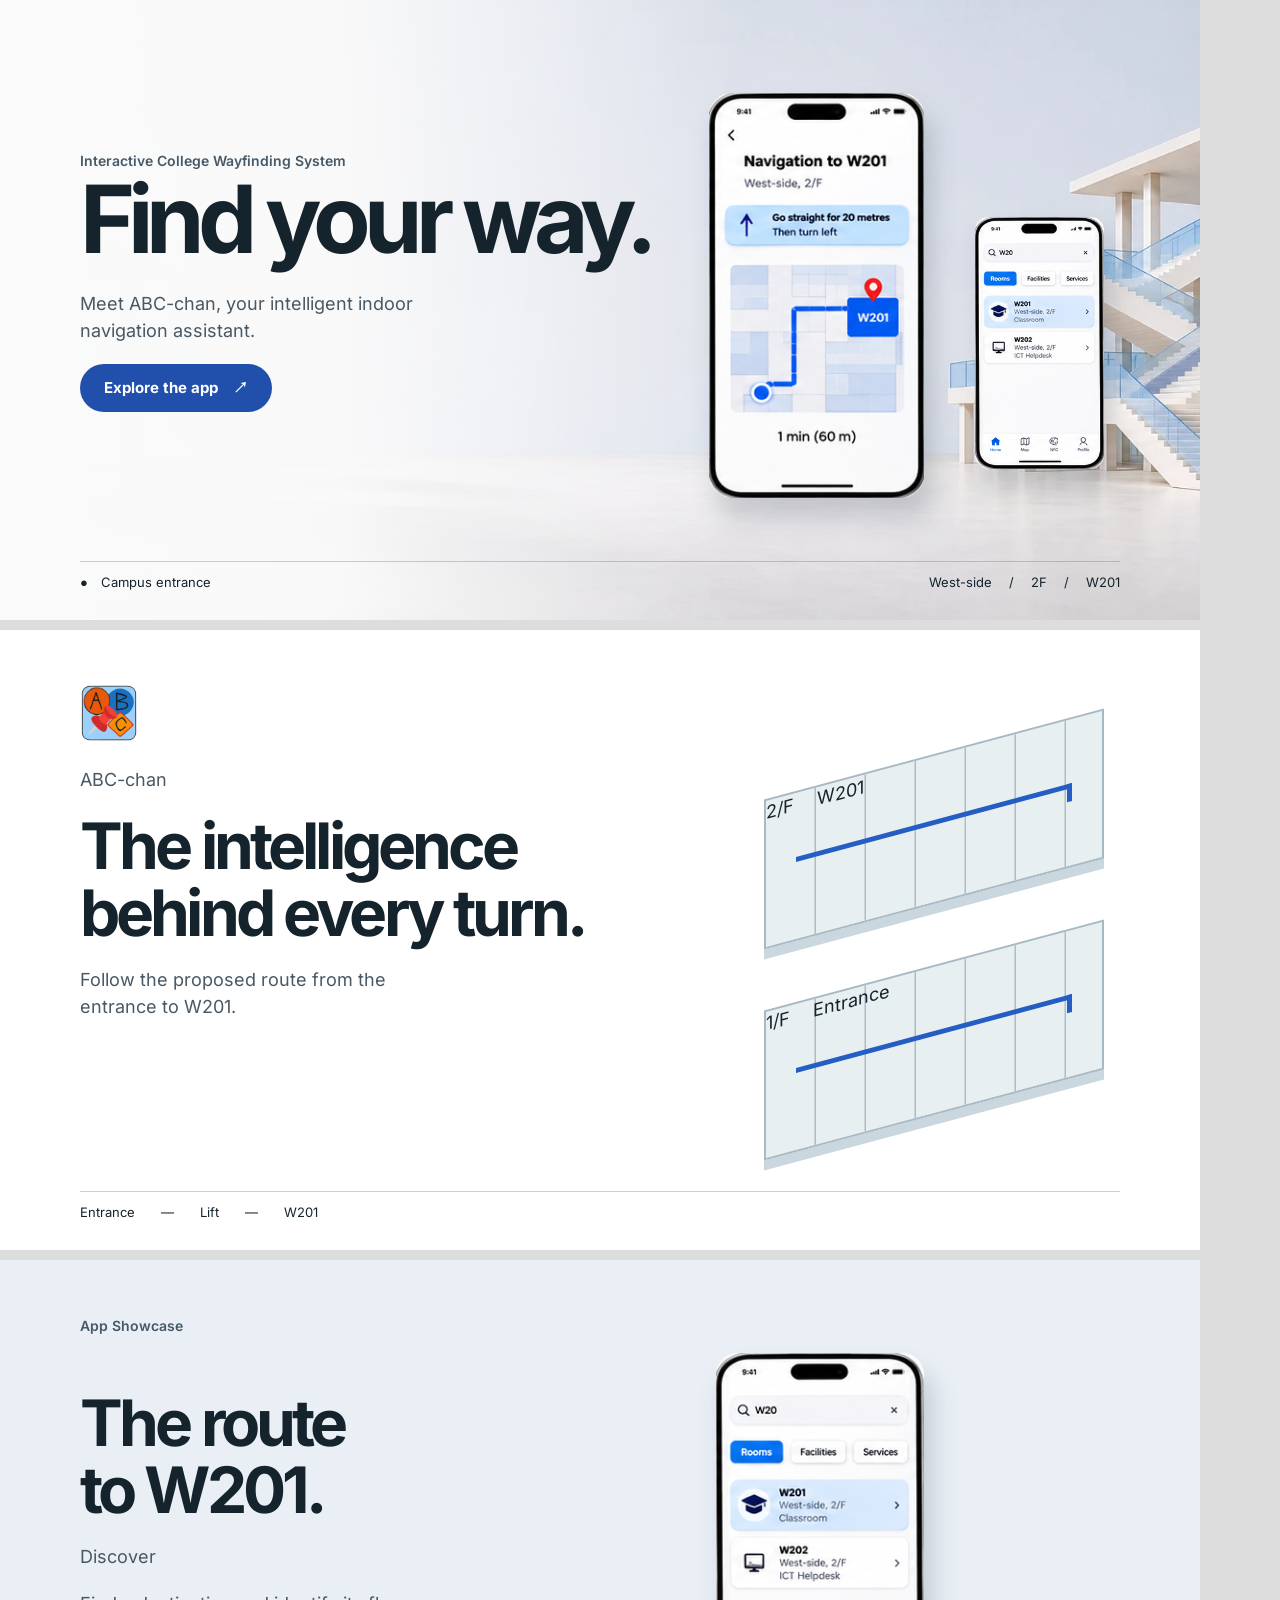
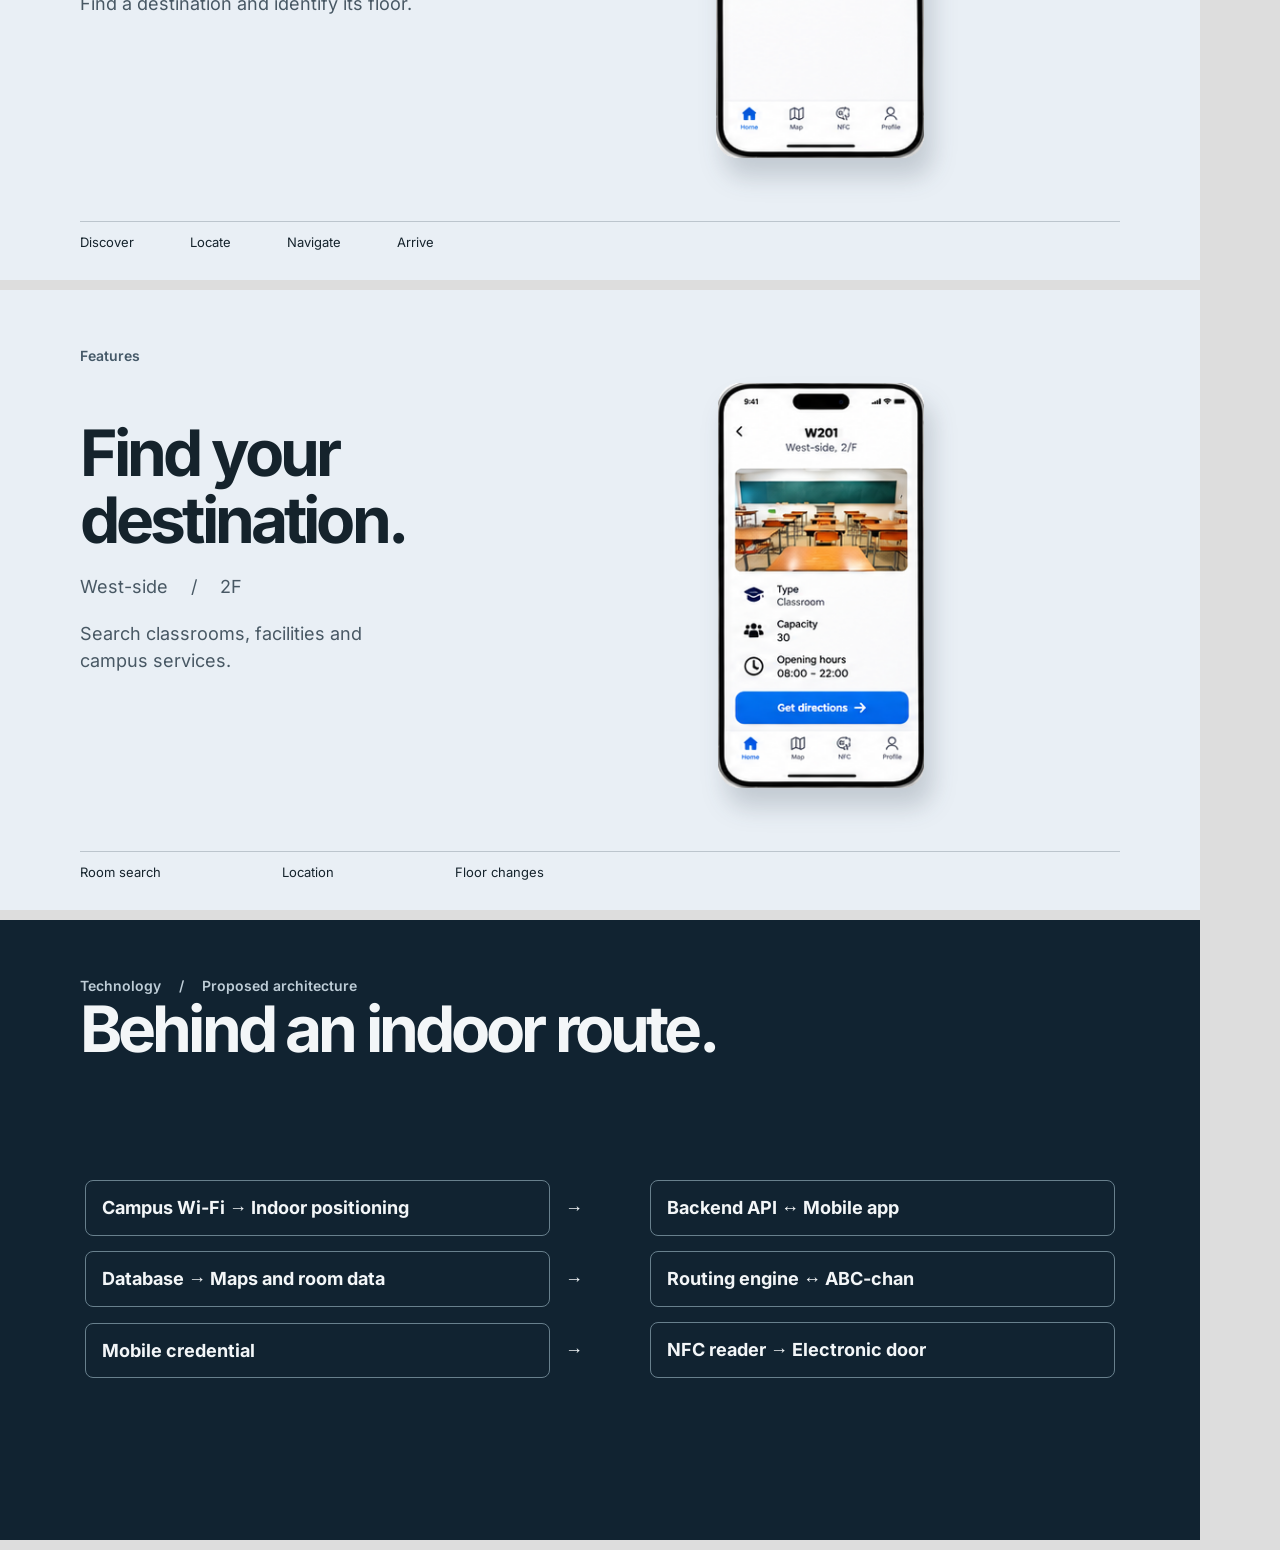
<file: design/concepts/studies.html>
<!doctype html><html lang="en"><meta charset="utf-8"><title>ICWS composition studies</title><style>
@font-face{font-family:Inter;src:url(../../public/fonts/inter-latin-wght-normal.woff2)}*{box-sizing:border-box}body{margin:0;font:18px Inter,Arial,sans-serif;color:#15232c;background:#ddd}section{position:relative;width:1200px;height:620px;padding:54px 80px;background:white;overflow:hidden;margin-bottom:10px}h1,h2,p{margin:0}h1{font-size:94px;letter-spacing:-.075em;line-height:1.06}h2{font-size:64px;letter-spacing:-.06em;line-height:1.04}small{font-size:14px;font-weight:600;color:#455968}p{line-height:1.5;color:#485864;margin:20px 0;max-width:350px}b.action{background:#214fac;border-radius:99px;color:white;padding:14px 24px;font-size:15px;display:inline-block}.scene{position:absolute;inset:0;background:linear-gradient(90deg,#fafafa 5%,#fafafaf5 28%,transparent 62%),url(../../public/images/campus-studio.webp) center/cover}.copy{position:relative;top:95px}.phone{position:absolute;height:405px;right:23%;top:15%;filter:drop-shadow(8px 19px 12px #20304030)}.support{height:252px;right:8%;top:35%}.rail{position:absolute;bottom:28px;left:80px;right:80px;border-top:1px solid #60707d55;padding-top:12px;display:flex;justify-content:space-between;font-size:13px}.logo{width:58px}.plate{position:absolute;right:8%;top:20%;width:340px;height:150px;border:2px solid #a7b9c5;background:repeating-linear-gradient(90deg,#e8eff0 0 48px,#acbdc7 49px 50px);transform:skewY(-15deg);box-shadow:0 10px 0 #cad7de}.lower{top:54%}.plate:after{content:'';position:absolute;inset:44% 9%;border-top:5px solid #245dc4;border-right:5px solid #245dc4}.flow{display:grid;grid-template-columns:1fr 70px 1fr;gap:15px;align-items:center;position:absolute;inset:260px 85px auto}.flow b{padding:16px;border:1px solid #68808d;border-radius:8px}.poster{background:#e9eff5}.poster h2{margin-top:55px}.dark{background:#112331;color:#f3f6f8}.dark small,.dark p{color:#becdd7}
</style><section id="hero"><div class="scene"></div><div class="copy"><small>Interactive College Wayfinding System</small><h1>Find your way.</h1><p>Meet ABC-chan, your intelligent indoor navigation assistant.</p><b class="action">Explore the app　↗</b></div><img class="phone" src="../../public/images/screenshots/12-navigate-to-destination.png"><img class="phone support" src="../../public/images/screenshots/03-search-results.png"><div class="rail"><span>●　Campus entrance</span><span>West-side　 /　 2F　 /　 W201</span></div></section>
<section id="assistant"><img class="logo" src="../../public/images/logo/abc-chan.png"><p>ABC-chan</p><h2>The intelligence<br>behind every turn.</h2><p>Follow the proposed route from the entrance to W201.</p><div class="plate lower">1/F　 Entrance</div><div class="plate">2/F　 W201</div><div class="rail">Entrance　　—　　Lift　　—　　W201</div></section>
<section id="walkthrough" class="poster"><small>App Showcase</small><h2>The route<br>to W201.</h2><p>Discover</p><p>Find a destination and identify its floor.</p><img class="phone" src="../../public/images/screenshots/03-search-results.png"><div class="rail">Discover　　　　 Locate　　　　 Navigate　　　　 Arrive</div></section>
<section id="features" class="poster"><small>Features</small><h2>Find your<br>destination.</h2><p>West-side　 /　 2F</p><p>Search classrooms, facilities and campus services.</p><img class="phone" src="../../public/images/screenshots/04-room-details.png"><div class="rail">Room search　　　　　　　　　 Location　　　　　　　　　 Floor changes</div></section>
<section id="technology" class="dark"><small>Technology　 /　 Proposed architecture</small><h2>Behind an indoor route.</h2><div class="flow"><b>Campus Wi-Fi → Indoor positioning</b><span>→</span><b>Backend API ↔ Mobile app</b><b>Database → Maps and room data</b><span>→</span><b>Routing engine ↔ ABC-chan</b><b>Mobile credential</b><span>→</span><b>NFC reader → Electronic door</b></div></section></html>
</file>
<file: css/icws.css>
@font-face {
  font-family: Inter;
  font-style: normal;
  font-weight: 100 900;
  font-display: swap;
  src: url("../public/fonts/inter-latin-wght-normal.woff2") format("woff2");
}

:root {
  --ink: #132c40;
  --midnight: #081622;
  --night-edge: #29404e;
  --night-text: #ecf5fb;
  --route-light: #82c9ff;
  --blue: #245dc4;
  --muted: #526676;
  --canvas: #edf3f6;
  --line: #d6e1e6;
  --paper: #fff;
  --porcelain: #f7f8f9;
  --mist: #e9eff5;
  --shell-height: 58px;
  --ease-product: cubic-bezier(.22,.68,.15,1);
  --gutter: clamp(20px, 4vw, 56px);
  --body-font: "Inter", "Segoe UI", "Helvetica Neue", Arial, sans-serif;
  --bs-body-font-family: var(--body-font);
}
html {
  scroll-behavior: smooth;
  scroll-padding-top: 82px;
}
body {
  margin: 0;
  font-family: var(--body-font);
  font-size: 16px;
  line-height: 1.55;
  color: var(--ink);
  background: var(--paper);
  -webkit-font-smoothing: antialiased;
}
.wrap,
.site-header .container {
  width: min(calc(100% - 2 * var(--gutter)), 1180px);
  margin-inline: auto;
  padding-inline: 0;
}
img {
  max-width: 100%;
  height: auto;
}
h1,
h2,
h3,
h4 {
  font-weight: 620;
  line-height: 1.13;
  letter-spacing: -0.042em;
  text-wrap: balance;
}
h1 {
  font-size: clamp(2.35rem, 4.5vw, 4rem);
}
h2 {
  font-size: clamp(1.8rem, 3vw, 2.8rem);
}
h3 {
  font-size: 1.3rem;
}
p {
  color: var(--muted);
}
a {
  color: var(--blue);
  text-underline-offset: 0.2em;
}
a,
button,
summary {
  touch-action: manipulation;
}
:focus-visible {
  outline: 3px solid #1868cb;
  outline-offset: 4px;
}
.skip-link {
  position: fixed;
  top: 0.5rem;
  left: 0.5rem;
  padding: 0.65rem 1rem;
  background: white;
  color: var(--ink);
  z-index: 1100;
  transform: translateY(-160%);
}
.skip-link:focus {
  transform: none;
}
.site-header {
  position: sticky;
  top: 0;
  z-index: 100;
  background: rgba(255,255,255,.96);
  border-bottom: 1px solid rgba(28,50,69,.12);
}
@supports (backdrop-filter: blur(16px)) {
  .site-header { background: rgba(255,255,255,.88); backdrop-filter: blur(16px); }
}
.site-header nav { min-height: var(--shell-height); padding: 0; }
.site-header .navbar-brand, .footer-brand {
  display: inline-flex;
  align-items: center;
  gap: 8px;
  color: var(--ink);
  font-size: 1.3rem;
  font-weight: 680;
  letter-spacing: -.055em;
  line-height: 1;
  min-height: 44px;
  text-decoration: none;
}
.navbar-brand img, .footer-brand img { width: 28px; height: 28px; object-fit: contain; }
.site-nav .navbar-nav { gap: clamp(18px, 2.3vw, 34px); }
.site-nav .nav-link {
  display: inline-flex;
  align-items: center;
  min-height: 44px;
  position: relative;
  font-size: .84rem;
  font-weight: 510;
  color: #495965;
  padding: 0 !important;
}
.site-nav .nav-link:hover, .site-nav .nav-link[aria-current] { color: var(--ink); }
.site-nav .nav-link::after {
  content: "";
  position: absolute;
  bottom: 4px;
  left: 0;
  right: 0;
  height: 2px;
  border-radius: 2px;
  background: var(--blue);
  transform: scaleX(0);
  transform-origin: left;
  transition: transform .18s var(--ease-product);
}
.site-nav .nav-link[aria-current]::after, .site-nav .nav-link:hover::after { transform: scaleX(1); }
.menu-toggle { width: 44px; height: 44px; border: 0; padding: 8px; }
.menu-toggle .navbar-toggler-icon { width: 24px; height: 24px; }
.site-footer { background: var(--porcelain); border-top: 1px solid var(--line); padding: 28px 0; }
.footer-inner { display: flex; align-items: center; justify-content: space-between; gap: 28px; }
.footer-name { margin: 2px 0 0; font-size: .78rem; color: var(--muted); }
.footer-links { display: flex; align-items: center; flex-wrap: wrap; gap: 0 24px; }
.footer-links a { display: inline-flex; align-items: center; min-height: 44px; color: var(--ink); text-decoration: none; font-size: .82rem; }
.footer-links a:hover, .footer-links a[aria-current] { text-decoration: underline; text-underline-offset: 5px; }

@media (max-width: 991.98px) {
  .site-header .navbar { padding-block: 5px; }
  .site-nav .navbar-nav { padding: 5px 0 10px; gap: 0; }
  .site-nav .nav-link { width: 100%; }
  .site-nav .nav-link::after { width: 20px; }
  .site-nav.show { max-height: calc(100dvh - var(--shell-height)); overflow-y: auto; }
}
@media (max-width: 700px) {
  .footer-inner { align-items: flex-start; flex-direction: column; gap: 12px; }
  .footer-links { column-gap: 19px; }
}
@media (scripting: none) and (max-width: 991.98px) {
  .site-header { position: relative; }
  .site-header .site-nav { display: block; }
  .site-nav .navbar-nav { flex-direction: row; flex-wrap: wrap; gap: 0 18px; }
  .site-header .menu-toggle { display: none; }
}
@media (prefers-reduced-motion: reduce) {
  html {
    scroll-behavior: auto;
  }
  *,
  *::before,
  *::after {
    animation-duration: 0.01ms !important;
    animation-iteration-count: 1 !important;
    transition-duration: 0.01ms !important;
    scroll-behavior: auto !important;
  }
}
</file>
<file: css/home.css>
/* A daylight set sized for the supplied, native-resolution phone images. */
.home-page { color: var(--ink); }
.launch-scene {
  position: relative;
  background: linear-gradient(90deg,#fafafa 4%,#fafafaf5 28%,transparent 65%), url("../public/images/campus-studio.webp") center 64% / cover no-repeat;
}
.launch-stage {
  min-height: clamp(530px,43vw,650px);
  display: grid;
  grid-template-columns: 55% 45%;
  grid-template-rows: 1fr auto;
  align-items: center;
}
.launch-intro { position: relative; z-index: 1; padding-block: 44px; }
.launch-name { font-size: .88rem; font-weight: 620; letter-spacing: -.015em; color: #445762; margin: 0 0 9px; }
.launch-intro h1 { margin: 0; font-size: clamp(3.75rem,6.8vw,6.35rem); font-weight: 680; line-height: .99; letter-spacing: -.074em; color: #15232c; }
.launch-summary { font-size: clamp(1.05rem,1.45vw,1.3rem); letter-spacing: -.018em; line-height: 1.45; margin: 24px 0 22px; color: #42535e; max-width: 34ch; }
.launch-primary { display: inline-flex; align-items: center; gap: 17px; min-height: 46px; padding: 10px 22px; border-radius: 30px; font-size: .93rem; font-weight: 630; color: #fff; text-decoration: none; background: #234fa9; transition: background .2s; }
.launch-primary:hover { color: #fff; background: #153f97; }
.launch-primary span,.studio-link span { display: inline-block; transition: transform .2s ease; }
.launch-primary:hover span,.studio-link:hover span { transform: translate(2px,-2px); }
.device-ensemble { height: 440px; margin: 0; position: relative; display: flex; gap: clamp(18px,3vw,49px); justify-content: center; align-items: flex-end; align-self: center; }
.device-flight { position: relative; width: auto; max-width: 53%; }
.device-flight img { position: relative; display: block; width: 100%; height: auto; filter: drop-shadow(9px 12px 8px rgb(47 56 66 / .13)); }
.device-flight::before { content: ""; position: absolute; bottom: -5px; left: 3%; right: -5%; height: 12px; border-radius: 100%; background: #6f7276; filter: blur(6px); opacity: .35; }
.flight-guide { width: clamp(162px,16.6vw,218px); }
.flight-search { width: clamp(90px,10.2vw,137px); margin-bottom: 22px; }
.journey-imprint { grid-column: 1/-1; display: flex; align-items: center; justify-content: space-between; padding: 13px 0 21px; border-top: 1px solid #6677814f; color: #283b46; font-size: .78rem; }
.journey-imprint span { display: flex; align-items: center; gap: 11px; }
.journey-imprint i:not(.start-symbol) { font-style: normal; color: #768590; }
.start-symbol { width: 8px; height: 8px; display: inline-block; border-radius: 50%; background: #245dc4; box-shadow: 0 0 0 3px #245dc41a; margin-left: 3px; }
.assistant-story { background: white; }
.assistant-stage { background: white; }
.assistant-spread { display: grid; grid-template-columns: .95fr 1.05fr; align-items: center; gap: clamp(24px,5vw,78px); padding-block: clamp(55px,6vw,90px); }
.assistant-copy .assistant-identity { display: flex; align-items: center; gap: 12px; font-size: 1rem; font-weight: 580; color: #4a5a66; margin: 0 0 20px; }
.assistant-identity img { width: 44px; height: 44px; }
.assistant-copy h2,.access-heading h2 { font-size: clamp(2.4rem,4.13vw,4rem); letter-spacing: -.064em; line-height: 1.01; font-weight: 640; color: #172932; margin: 0; }
.assistant-copy > p:not(.assistant-identity), .access-directions > p { color: #465965; font-size: clamp(1rem,1.25vw,1.17rem); line-height: 1.55; max-width: 40ch; margin: 21px 0 8px; }
.studio-link { display: inline-flex; align-items: center; gap: 9px; min-height: 44px; color: #214fa9; font-weight: 610; font-size: .95rem; text-decoration: none; }
.studio-link:hover { color: #123f91; text-decoration: underline; }
.floor-film { margin: 0; min-width: 0; }
.floor-projection { width: 100%; height: auto; display: block; }
.map-label { fill: #3b5260; font-family: var(--body-font); font-size: 16px; font-weight: 620; letter-spacing: -.03em; }
.map-leader { fill: none; stroke: #839ba9; stroke-width: 1.3; }
.demo-route,.lift-shaft { fill: none; stroke: #245dc4; stroke-width: 4.2; stroke-linecap: round; stroke-linejoin: round; }
.lift-shaft { stroke: #aebfcb; stroke-width: 1.8; stroke-dasharray: 4 5; }
.lift-route { stroke: #6486b3; stroke-width: 3; }
.floor-film figcaption { display: flex; align-items: center; gap: 12px; font-size: .83rem; border-top: 1px solid var(--line); min-height: 55px; color: #526370; }
.film-status { font-weight: 620; color: var(--ink); margin-right: auto; }
.film-replay { background: transparent; border: none; display: inline-flex; gap: 6px; align-items: center; min-height: 44px; padding: 0 2px; color: #214fa9; font-weight: 610; }
.film-replay[hidden] { display: none; }
.film-replay svg { width: 17px; height: 17px; fill: none; stroke: currentColor; stroke-width: 1.7; stroke-linecap: round; stroke-linejoin: round; }
.access-scene { background: #eaf0f3; }
.access-grid { display: grid; grid-template-columns: 1fr 1fr; align-items: center; gap: 8%; padding-block: clamp(45px,6vw,92px); }
.access-heading .studio-link { margin-top: 16px; }
.access-directions > p { margin: 0 0 22px; max-width: 37ch; }
.way-sign { display: flex; align-items: center; gap: 13px; max-width: 450px; padding: 17px 21px; background: #23475f; color: #fff; border-radius: 4px; box-shadow: 0 3px 0 #19303c, 1px 12px 16px -8px #2a405a5c; }
.way-sign svg { width: 36px; height: 36px; }
.way-sign > span { font-size: 1.32rem; line-height: 1; font-weight: 580; letter-spacing: -.035em; }
.way-sign small { display: block; margin-top: 5px; font-size: .73rem; letter-spacing: .01em; font-weight: 460; color: #d8e8f3; }
.way-sign b { font-weight: 540; margin-left: auto; }
.way-sign .sign-arrow { font-weight: 400; font-size: 2rem; }
.prototype-note { display: flex; align-items: baseline; gap: 22px; padding-block: 23px; }
.prototype-note strong { flex-shrink: 0; font-size: .8rem; }
.prototype-note p { margin: 0; font-size: .8rem; }
@media (min-width: 800px) and (min-height: 620px) and (prefers-reduced-motion: no-preference) {
  .assistant-story.is-scroll-story { min-height: calc(33vh + clamp(420px,46vw,670px)); }
  .is-scroll-story .assistant-stage { position: sticky; top: 55px; }
}
@media (prefers-reduced-motion: no-preference) {
  .device-flight img { animation: launch-device .85s cubic-bezier(.16,.72,.24,1) backwards; }
  .flight-search img { animation-delay: .08s; animation-duration: .76s; }
  .launch-intro { animation: launch-copy .65s cubic-bezier(.16,.72,.24,1) backwards; }
  @keyframes launch-device { from { opacity: .2; transform: translateY(15px); } }
  @keyframes launch-copy { from { opacity: .5; transform: translateY(5px); } }
}
@media (max-width: 850px) {
  .device-ensemble { height: 350px; }
  .launch-stage { min-height: 470px; }
  .assistant-spread { grid-template-columns: .83fr 1.17fr; gap: 20px; }
  .floor-film figcaption { flex-wrap: wrap; gap: 0 6px; }
  .floor-film figcaption > span { flex-basis: 100%; padding-top: 9px; }
}
@media (max-width: 680px) {
  .launch-scene { background: #fafafa; }
  .launch-stage { width: 100%; min-height: 0; display: block; }
  .launch-intro { padding: 42px var(--gutter) 0; text-align: center; }
  .launch-intro h1 { font-size: clamp(3.45rem,12vw,4.6rem); }
  .launch-name { font-size: .78rem; margin-bottom: 11px; }
  .launch-summary { font-size: 1rem; max-width: 30ch; margin: 14px auto 16px; }
  .launch-primary { min-height: 44px; padding-inline: 19px; font-size: .87rem; }
  .device-ensemble { height: clamp(260px,69vw,355px); padding-bottom: 21px; gap: 20px; background: linear-gradient(#fafafa,transparent 34%), url("../public/images/campus-studio.webp") center bottom / cover; }
  .flight-guide { width: clamp(112px,30vw,158px); }
  .flight-search { width: clamp(73px,18vw,99px); margin-bottom: 11px; }
  .journey-imprint { padding: 12px var(--gutter); font-size: .7rem; background: #f5f5f5; }
  .journey-imprint span { gap: 8px; }
  .assistant-spread { display: block; padding: 42px 0 25px; }
  .assistant-copy .assistant-identity { margin-bottom: 14px; }
  .assistant-identity img { width: 35px; height: 35px; }
  .assistant-copy h2 { font-size: clamp(2.4rem,8.6vw,3.5rem); max-width: 15ch; }
  .assistant-copy > p:not(.assistant-identity) { margin: 14px 0 4px; }
  .floor-film { margin: 8px 0 0; }
  .map-label { font-size: 20px; }
  .floor-film figcaption { display: grid; grid-template-columns: 1fr auto; padding-block: 7px; gap: 0 9px; }
  .floor-film figcaption > span { padding-top: 0; font-size: .72rem; }
  .film-status { grid-column: 1; }
  .film-replay { grid-column: 2; grid-row: 1/3; }
  .access-grid { grid-template-columns: 1fr; gap: 17px; padding-block: 37px 41px; }
  .access-heading h2 { font-size: 2.4rem; }
  .access-heading h2 br { display: none; }
  .access-heading .studio-link { margin-top: 4px; }
  .access-directions > p { margin-bottom: 15px; }
  .prototype-note { display: block; }
  .prototype-note p { margin-top: 5px; }
}
</file>
<file: css/kiosk-home.css>
.kiosk-scene {
  background: #f1f5f7;
  border-block: 1px solid #e1e8ec;
}
.kiosk-spread {
  display: grid;
  grid-template-columns: .86fr 1.14fr;
  align-items: center;
  column-gap: clamp(22px, 5vw, 80px);
  padding-block: clamp(42px, 5vw, 75px);
}
.kiosk-copy .kiosk-eyebrow {
  margin: 0 0 11px;
  color: #425766;
  font-size: .85rem;
  font-weight: 640;
}
.kiosk-copy h2 {
  margin: 0;
  max-width: 13ch;
  color: #172932;
  font-size: clamp(2.75rem, 5.2vw, 4.9rem);
  font-weight: 660;
  line-height: 1.02;
  letter-spacing: -.07em;
  text-wrap: pretty;
}
.kiosk-copy p:not(.kiosk-eyebrow) {
  margin: 18px 0 3px;
  max-width: 37ch;
  color: #435966;
  font-size: clamp(1rem, 1.4vw, 1.2rem);
  line-height: 1.5;
}
.kiosk-copy p.kiosk-companion { font-size: .9rem; margin-top: 9px; }
.kiosk-copy .studio-link { margin-top: 9px; }
.kiosk-product { min-width: 0; margin: 0; }
.kiosk-render {
  overflow: hidden;
  border: 1px solid #d9e3ea;
  border-radius: 7px;
  background: #eaf1f5;
  isolation: isolate;
}
.kiosk-drawing { display: block; width: 100%; height: auto; }
.kiosk-hardware {
  transform: translateY(var(--kiosk-rise, 0px)) scale(var(--kiosk-scale, 1));
  transform-origin: 51% 86%;
}
.kiosk-cast-shadow { opacity: var(--kiosk-shadow-strength, 1); }
.kiosk-part-halo {
  fill: none;
  stroke: #466ec3;
  stroke-width: 1.6;
  opacity: 0;
  transition: opacity .24s ease;
}
.kiosk-product:has(.kiosk-part-camera:is([open], :hover, :focus-within)) .kiosk-halo-camera,
.kiosk-product:has(.kiosk-part-audio:is([open], :hover, :focus-within)) .kiosk-halo-audio,
.kiosk-product:has(.kiosk-part-reader:is([open], :hover, :focus-within)) .kiosk-halo-reader { opacity: 1; }
.kiosk-caption > p {
  display: flex;
  flex-wrap: wrap;
  justify-content: space-between;
  column-gap: 10px;
  margin: 0;
  padding: 11px 0 9px;
  font-size: .8rem;
}
.kiosk-caption strong { color: var(--ink); font-weight: 635; }
.kiosk-parts { border-top: 1px solid #c9d7e0; }
.kiosk-parts details { border-bottom: 1px solid #c9d7e0; }
.kiosk-parts summary {
  display: flex;
  align-items: center;
  gap: 8px;
  min-height: 44px;
  padding-inline: 3px;
  list-style: none;
  color: var(--ink);
  cursor: pointer;
  font-size: .84rem;
  font-weight: 600;
}
.kiosk-parts summary::-webkit-details-marker { display: none; }
.kiosk-parts summary::after {
  content: "+";
  margin-left: auto;
  font-size: 1rem;
  font-weight: 460;
  color: #486479;
}
.kiosk-parts details[open] summary::after { content: "−"; }
.kiosk-parts summary:hover, .kiosk-parts details[open] > summary { color: #214fa9; }
.kiosk-parts details p { margin: 0; padding: 5px 3px 11px; font-size: .8rem; }
@media (min-width: 680px) {
  .kiosk-parts {
    display: grid;
    grid-template-columns: auto auto auto;
    column-gap: 12px;
    align-items: start;
    min-height: 102px;
  }
  .kiosk-parts details { border: 0; }
  .kiosk-parts summary {
    justify-content: start;
    padding-inline: 0;
    gap: 6px;
    font-size: clamp(.74rem, 1.12vw, .84rem);
  }
  .kiosk-parts summary::after { margin-left: 0; }
  .kiosk-parts details p { position: absolute; inset: auto 0 0; min-height: 51px; padding-inline: 0; }
  .kiosk-caption { position: relative; }
}
@media (max-width: 679px) {
  .kiosk-spread { grid-template-columns: 1fr; gap: 19px; }
  .kiosk-copy h2 { font-size: clamp(2.6rem, 9vw, 3.5rem); }
  .kiosk-copy p:not(.kiosk-eyebrow) { margin-top: 13px; }
  .kiosk-copy p.kiosk-companion { margin-top: 8px; }
  .kiosk-copy .studio-link { margin-top: 2px; }
  .kiosk-render { border-radius: 5px; }
}
@media (prefers-reduced-motion: no-preference) {
  .kiosk-portrait-chat { opacity: var(--kiosk-chat, 1); }
  .kiosk-portrait-path {
    stroke-dasharray: 1;
    stroke-dashoffset: var(--kiosk-trace, 0);
  }
  .kiosk-portrait-pin, .kiosk-portrait-directions { opacity: var(--kiosk-arrival, 1); }
}
@media (prefers-reduced-motion: reduce) {
  .kiosk-hardware { transform: none; }
  .kiosk-cast-shadow { opacity: 1; }
  .kiosk-part-halo { transition: none; }
}
</file>
<file: css/interior.css>
.interior {
  --study: #e9eff5;
  --graph-paper: #112331;
  --graph-text: #c4d2de;
  color: var(--ink);
}
.interior [hidden] { display: none !important; }
.interior h1, .interior h2, .interior h3 {
  margin: 0;
  font-weight: 620;
  line-height: 1.04;
  letter-spacing: -.057em;
}
.interior h1, .feature-intro h2 { font-size: clamp(3rem, 5.7vw, 5.8rem); }
.interior h2 { font-size: clamp(2rem, 3.5vw, 3.5rem); }
.interior p, .interior dd, .interior figure { margin: 0; }
.interior .ix-label, .feature-meta {
  font-size: .87rem;
  font-weight: 610;
  letter-spacing: -.012em;
  color: #415461;
  line-height: 1.4;
}
.feature-exhibit { background: var(--study); padding-top: clamp(32px, 4.4vw, 64px); }
.feature-panel {
  display: grid;
  grid-template-columns: 1fr 1fr;
  align-items: center;
  padding: 16px 0 34px;
  min-height: clamp(360px, 35vw, 490px);
}
.feature-intro h2 { font-size: clamp(3.4rem, 5.7vw, 5.6rem); }
.feature-meta { margin: 22px 0 12px !important; color: #365369; }
.feature-intro > p:last-child, .guidance-copy p, .project-intro div > p:last-child {
  max-width: 37ch;
  font-size: clamp(1rem, 1.35vw, 1.2rem);
  line-height: 1.5;
}
.feature-panel figure { text-align: center; }
.feature-panel figure img {
  height: clamp(285px, 31.5vw, 405px);
  width: auto;
  filter: drop-shadow(6px 13px 9px #233c4e2e);
}
.studio-switch, .signal-switch { display: flex; flex-wrap: wrap; align-items: center; }
.studio-switch { gap: clamp(22px, 7vw, 96px); padding-block: 4px; border-top: 1px solid #acbac5; }
.studio-switch a, .signal-switch a {
  display: inline-flex;
  align-items: center;
  min-height: 44px;
  font-size: .91rem;
  font-weight: 580;
  text-decoration: none;
  color: #415461;
}
.studio-switch a::before {
  content: '';
  width: 5px;
  height: 5px;
  background: currentColor;
  border-radius: 50%;
  margin-right: 8px;
  opacity: 0;
}
.studio-switch a:hover, .studio-switch a[aria-current], .ix-link:hover { color: var(--blue); }
.studio-switch a[aria-current]::before { opacity: 1; }
.guidance {
  display: grid;
  grid-template-columns: 1fr 1.05fr;
  align-items: center;
  gap: clamp(22px, 6vw, 80px);
  padding-block: clamp(42px, 6vw, 85px);
}
.assistant-signature { display: flex; align-items: center; gap: 9px; font-weight: 630; margin-bottom: 14px; }
.assistant-mark { width: 35px; height: 35px; object-fit: contain; }
.guidance-copy p, .project-intro div > p:last-child { margin-top: 16px; }
.ix-link { display: inline-flex; gap: 6px; min-height: 44px; align-items: center; font-weight: 580; text-decoration: none; margin-top: 8px; }
.route-study svg { width: 100%; display: block; border-radius: 4px; }
.route-study figcaption { display: flex; justify-content: space-between; border-top: 1px solid var(--line); padding-block: 12px; color: #496070; font-size: .82rem; }
.campus-pair { display: grid; grid-template-columns: 1.17fr 1fr; gap: 14px; }
.access-study { padding: clamp(27px, 3.9vw, 54px); background: #eaf1ee; border-radius: 4px; }
.way-sign { color: #395e55; margin-bottom: 24px; }
.entry-study { background: #f2f2f1; }
.entry-study .way-sign { color: #485b6b; }
.access-study p { margin-top: 13px; max-width: 43ch; }
.ix-section, .ix-project, .ix-team { padding-block: clamp(44px, 6vw, 82px); }
.ix-split, .ix-feedback, .ix-project {
  display: grid;
  grid-template-columns: .94fr 1.2fr;
  gap: clamp(28px, 7vw, 95px);
}
.ix-split .ix-label, .ix-feedback .ix-label { margin-bottom: 13px; }
.ix-feedback > div > p:last-child, .ix-split > div > p:last-child { margin-top: 14px; max-width: 40ch; }
.ix-detail { border-bottom: 1px solid var(--line); }
.ix-detail:first-child { border-top: 1px solid var(--line); }
.ix-detail summary {
  cursor: pointer;
  display: flex;
  align-items: center;
  justify-content: space-between;
  gap: 14px;
  list-style: none;
  padding: 18px 0;
  font-weight: 595;
}
.ix-detail summary::-webkit-details-marker { display: none; }
.ix-detail summary::after { content: '+'; font-size: 1.25rem; font-weight: 420; }
.ix-detail[open] summary::after { content: '−'; }
.ix-detail summary:hover { color: var(--blue); }
.ix-detail p { padding-bottom: 18px; max-width: 62ch; }
.system-sheet { background: var(--graph-paper); color: #f3f6f8; padding-block: clamp(44px, 5.5vw, 80px) clamp(36px, 4.4vw, 70px); }
.system-sheet .ix-label { color: var(--graph-text); margin-bottom: 10px; }
.signal-switch { gap: 20px; margin-top: clamp(28px, 4vw, 52px); border-bottom: 1px solid #40535f; }
.signal-switch a { border-bottom: 2px solid transparent; color: #c7d4df; }
.signal-switch a[aria-current], .signal-switch a:hover { color: white; border-color: #9ec7f1; }
.system-sheet :focus-visible { outline-color: #b2d8ff; }
.flow-caption { color: var(--graph-text); font-size: .98rem; }
.flow-caption b { color: #f2f5fa; font-weight: 600; }
.signal-page { padding-top: 23px; }
.system-graph { display: block; width: min(100%, 1080px); margin: clamp(20px, 2.8vw, 36px) auto 0; }
.diagram-node rect { fill: #182d3d; stroke: #526777; stroke-width: 1; }
.diagram-start rect { fill: #1d3549; stroke: #7699b6; }
.diagram-node text { fill: #c1d0dc; font-size: 14px; }
.diagram-node .node-title { fill: #f1f4f6; font-size: 18px; font-weight: 580; }
.diagram-edge path { fill: none; stroke: #8fb8e3; stroke-width: 1.7; stroke-linejoin: round; }
.diagram-edge text { fill: #c2d5e4; font-size: 13px; }
.flow-steps { position: absolute; width: 1px; height: 1px; padding: 0; margin: -1px; overflow: hidden; clip-path: inset(50%); }
.project-intro { display: grid; grid-template-columns: 1.1fr 1fr; gap: clamp(30px, 5vw, 80px); align-items: center; padding-block: clamp(38px, 5.5vw, 80px); }
.project-intro .ix-label { margin-bottom: 26px; }
.project-photo { height: clamp(260px, 27vw, 380px); overflow: hidden; background: var(--study); }
.project-photo img { display: block; width: 100%; height: 100%; object-fit: cover; object-position: 100% 58%; }
.ix-project { border-top: 1px solid var(--line); }
.ix-project dl { display: grid; grid-template-columns: 1fr 1fr; gap: 28px 30px; margin: 0; }
.ix-project dt { font-weight: 630; margin-bottom: 6px; }
.ix-project dd { color: var(--muted); }
.ix-team { background: #f4f5f5; }
.ix-team p { margin-top: 12px; }
.ix-roster { display: grid; grid-template-columns: repeat(3, 1fr); gap: 24px; margin-top: 28px; }
.ix-person { display: flex; align-items: center; gap: 12px; border-top: 1px solid #cbd2d6; padding-top: 16px; }
.ix-person span { color: #466171; }
.ix-person h3 { font-size: 1.1rem; letter-spacing: -.02em; }
.ix-form { display: grid; grid-template-columns: 1fr 1fr; gap: 18px; }
.ix-field label { display: block; font-weight: 580; font-size: .9rem; margin-bottom: 6px; }
.ix-field input, .ix-field textarea { width: 100%; border: 1px solid #a6b5be; border-radius: 7px; padding: 10px 12px; color: var(--ink); font: inherit; }
.ix-field textarea { display: block; resize: vertical; min-height: 90px; }
.ix-field-subject, .ix-field-message, .ix-form .btn, .form-status { grid-column: 1/-1; }
.ix-form .btn { justify-self: start; border-radius: 30px; padding: 10px 22px; background: var(--blue); border-color: var(--blue); }
.form-status:empty { display: none; }
.form-status.is-error { color: #99352f; }
.form-status.is-success { color: #246346; }
@media (prefers-reduced-motion: no-preference) {
  .diagram-edge path { animation: flow-trace .7s ease-out both; }
  @keyframes flow-trace { from { stroke-dasharray: 450; stroke-dashoffset: 450; } to { stroke-dasharray: 450; stroke-dashoffset: 0; } }
  .feature-panel figure { animation: settle .35s ease-out; }
  @keyframes settle { from { transform: translateX(6px); opacity: .8; } }
}
@media (max-width: 800px) {
  .project-intro { grid-template-columns: 1.15fr 1fr; gap: 24px; }
  .system-graph { display: none; }
  .flow-steps { position: static; width: auto; height: auto; margin: 22px 0 0; clip-path: none; overflow: visible; list-style: none; }
  .flow-steps li { border-left: 2px solid #74a1cf; padding: 7px 15px; margin-bottom: 10px; }
  .flow-steps strong, .flow-steps span { display: block; }
  .flow-steps strong { font-size: .98rem; font-weight: 600; }
  .flow-steps span { font-size: .9rem; color: var(--graph-text); margin-top: 4px; }
  .ix-project { grid-template-columns: 1fr; }
}
@media (max-width: 620px) {
  .feature-exhibit { padding-top: 26px; }
  .feature-panel { grid-template-columns: 1fr; padding: 20px 0; gap: 22px; }
  .feature-intro h2 { font-size: clamp(2.8rem, 11vw, 3.7rem); }
  .feature-intro h2 br { display: none; }
  .feature-intro h2 br::after { content: ' '; }
  .feature-intro > p:last-child { max-width: 39ch; }
  .feature-meta { margin: 12px 0 7px !important; }
  .feature-panel figure img { height: 247px; }
  .studio-switch { justify-content: space-between; gap: 3px; }
  .studio-switch a { font-size: .84rem; }
  .guidance, .campus-pair, .ix-split, .ix-feedback, .project-intro, .ix-project dl, .ix-form, .ix-roster { grid-template-columns: 1fr; }
  .guidance-copy h2 br { display: none; }
  .guidance { gap: 20px; }
  .campus-pair { gap: 10px; }
  .way-sign { margin-bottom: 14px; }
  .route-study svg { max-height: 190px; }
  .project-intro { gap: 24px; }
  .project-photo { height: 205px; }
  .ix-roster { gap: 14px; }
  .ix-project dl { gap: 18px; }
}
</file>
<file: css/showcase.css>
.walk {
  --walk-paper: #e9eff4;
  --walk-text: #182730;
  --walk-sub: #465967;
  --walk-rule: #bdcbd3;
  color: var(--walk-text);
}
.walk h1, .walk h2, .walk h3, .walk p, .walk figure, .walk ol { margin: 0; }
.walk p { color: var(--walk-sub); }
.walk .walk-label, .walk-count {
  font-size: .84rem;
  font-weight: 600;
  font-variant-numeric: tabular-nums;
}
.walk-label span, .walk-cover-phone figcaption span { margin-inline: 6px; color: #718492; }
.walk-cover { background: var(--walk-paper); }
.walk-cover-content {
  display: grid;
  grid-template-columns: 1fr 1fr;
  align-items: center;
  min-height: clamp(510px, 68svh, 660px);
  padding: clamp(34px, 5vw, 68px) 0;
}
.walk-cover h1 {
  font-size: clamp(3.75rem, 6.3vw, 6.2rem);
  line-height: .98;
  font-weight: 620;
  letter-spacing: -.07em;
  margin: 25px 0 20px;
}
.walk-cover-copy > p:not(.walk-label) {
  max-width: 33ch;
  line-height: 1.55;
  font-size: clamp(1.03rem, 1.4vw, 1.28rem);
}
.walk-start {
  display: inline-flex;
  min-height: 44px;
  align-items: center;
  gap: 18px;
  color: var(--blue);
  font-weight: 590;
  text-decoration: none;
  margin-top: 12px;
}
.walk-start:hover { text-decoration: underline; }
.walk-start span { font-size: 1.15rem; }
.walk-cover-phone { text-align: center; }
.walk-cover-phone a { display: inline-block; cursor: zoom-in; }
.walk-cover-phone img, .walk-zoom img {
  width: auto;
  height: min(45svh, 405px);
  display: block;
  object-fit: contain;
  filter: drop-shadow(6px 13px 10px rgb(34 55 67 / .16));
}
.walk-cover-phone figcaption {
  margin-top: 16px;
  color: var(--walk-sub);
  font-size: .77rem;
  font-weight: 550;
}
.walk-jumps {
  display: grid;
  grid-template-columns: repeat(4,1fr);
  border-top: 1px solid var(--walk-rule);
  padding-block: 5px;
}
.walk-jumps a {
  color: var(--walk-text);
  text-decoration: none;
  font-weight: 560;
  min-height: 50px;
  display: flex;
  align-items: center;
  gap: 13px;
}
.walk-jumps a span { font-size: .73rem; color: var(--walk-sub); font-variant-numeric: tabular-nums; }
.walk-jumps a:hover, .walk-index a:hover, .walk-index a[aria-current] { color: var(--blue); }
.walk-tour {
  display: grid;
  grid-template-columns: 1fr 1fr;
  gap: clamp(22px,6vw,100px);
  padding-block: 38px;
}
.walk-stage { padding-block: clamp(45px, 6vw, 86px); scroll-margin-top: 20px; }
.walk-stage + .walk-stage { border-top: 1px solid var(--line); }
.walk-stage h2, .walk-choices h2, .walk-gallery h2 {
  line-height: 1.02;
  font-size: clamp(2.15rem,3.7vw,4.15rem);
  letter-spacing: -.06em;
}
.walk-stage h2 { margin: 14px 0; max-width: 14ch; }
.walk-stage > p:not(.walk-label) { max-width: 36ch; }
.walk-index { list-style: none; padding: 18px 0 0; }
.walk-index li { border-bottom: 1px solid var(--line); }
.walk-index a {
  display: flex;
  align-items: center;
  min-height: 58px;
  gap: 18px;
  font-size: .96rem;
  line-height: 1.3;
  text-decoration: none;
  color: #405160;
}
.walk-index a span { font-size: .76rem; color: #5a6b77; font-variant-numeric: tabular-nums; }
.walk-index a[aria-current] { font-weight: 650; }
.walk-index a[aria-current]::after { content: '→'; margin-left: auto; }
.walk-device-column, .walk-mobile-jumps { display: none; }
.walk:not(.is-ready) .walk-tour { grid-template-columns: repeat(2,1fr); }
.walk:not(.is-ready) .walk-script { display: contents; }
.is-ready .walk-device-column { display: block; min-width: 0; }
.walk-camera {
  position: sticky;
  top: max(76px, calc((100svh - 615px) / 2));
  padding: 22px 0;
}
.walk-frame {
  display: grid;
  place-items: center;
  min-height: 240px;
  background: radial-gradient(ellipse at 50% 52%, #e5edf4, #f4f7f9 58%, white 73%);
}
.walk-zoom {
  position: relative;
  border: none;
  background: none;
  padding: 0;
  cursor: zoom-in;
}
.walk-zoom img { height: min(44svh, 385px); }
.walk-zoom-icon {
  position: absolute;
  bottom: -4px;
  right: -38px;
  width: 36px;
  height: 36px;
  display: grid;
  place-items: center;
  border-radius: 50%;
  background: white;
  color: var(--walk-text);
  border: 1px solid var(--walk-rule);
  font-size: 1.3rem;
}
.walk-caption {
  display: grid;
  grid-template-columns: auto 1fr;
  gap: 16px;
  margin: 24px auto 0;
  max-width: 440px;
  padding: 14px 0 0;
  border-top: 1px solid var(--walk-rule);
}
.walk-caption .walk-count, .walk-dialog .walk-count { color: var(--blue); font-size: .78rem; }
.walk-caption h3 { font-size: 1.08rem; margin: 0 0 4px; letter-spacing: -.025em; }
.walk-caption p { font-size: .93rem; line-height: 1.45; }
.walk-console {
  display: flex;
  align-items: center;
  gap: 14px;
  max-width: 440px;
  margin: 12px auto 0;
}
.walk-console button, .walk-dialog button {
  width: 44px;
  height: 44px;
  flex: none;
  border: 1px solid var(--walk-rule);
  border-radius: 50%;
  background: transparent;
  color: var(--walk-text);
  font-size: 1.25rem;
}
.walk-console button:enabled:hover, .walk-dialog button:hover { background: #e7edf1; }
.walk-console button:disabled { opacity: .35; }
.walk-meter { flex: 1; }
.walk-meter input { width: 100%; height: 44px; display: block; accent-color: var(--blue); cursor: pointer; }
.walk-choices {
  background: #112431;
  color: white;
  padding-block: clamp(45px,6vw,86px);
}
.walk-choice-grid { display: grid; grid-template-columns: 1fr 1.15fr; gap: clamp(25px,5vw,80px); }
.walk-choices .walk-label, .walk-choices p { color: #c3d3dd; }
.walk-choices h2 { margin-top: 15px; max-width: 10ch; }
.walk-routes { position: relative; margin: 0; }
.walk-routes input { position: absolute; opacity: 0; width: 1px; height: 1px; }
.walk-routes label { color: #bed1df; border-bottom: 2px solid transparent; padding: 8px 1px; min-height: 44px; font-weight: 540; cursor: pointer; margin-right: 15px; }
.walk-routes input:checked + label { color: white; border-color: #8ec8ff; }
.walk-routes input:focus-visible + label { outline: 2px solid #91cdff; outline-offset: 3px; }
.walk-route-answer { padding-top: 20px; }
.walk-multi, #multi-floor:checked ~ .walk-route-answer .walk-same { display: none; }
#multi-floor:checked ~ .walk-route-answer .walk-multi { display: block; }
.walk-itinerary { display: flex; align-items: center; gap: 8px; font-size: .88rem; }
.walk-itinerary i { height: 1px; background: #80b7dc; flex: 1; }
.walk-itinerary strong { color: #a4d4ff; }
.walk-route-answer p { margin-top: 14px; max-width: 48ch; }
.walk-gallery { padding-block: clamp(42px,6vw,86px); }
.walk-gallery details { margin-top: 20px; border-block: 1px solid var(--line); }
.walk-gallery summary { font-weight: 570; cursor: pointer; min-height: 54px; padding: 14px 0; }
.walk-strip > section { padding: 22px 0; border-top: 1px solid var(--line); }
.walk-strip h3 { font-size: 1.2rem; margin-bottom: 18px; }
.walk-strip ol { list-style: none; padding: 0; display: grid; grid-template-columns: repeat(5,1fr); gap: 18px; }
.walk-strip a { display: block; text-decoration: none; color: var(--walk-text); }
.walk-strip img { height: 145px; width: auto; display: block; margin-bottom: 12px; }
.walk-strip a span { font-size: .83rem; }
.walk-strip b { font-weight: 600; }
.walk-strip p { margin-top: 6px; font-size: .84rem; }
.walk-dialog {
  padding: 0;
  margin: auto;
  border: 0;
  border-radius: 18px;
  color: var(--walk-text);
  background: #f2f5f7;
  width: min(510px,calc(100% - 24px));
  max-height: calc(100dvh - 24px);
}
.walk-dialog[open] { display: grid; grid-template-rows: auto 1fr auto; }
.walk-dialog::backdrop { background: #152531ba; }
body.walk-viewing { overflow: hidden; }
.walk-dialog-bar, .walk-dialog-bottom {
  display: flex;
  align-items: center;
  justify-content: space-between;
  padding: 10px 18px;
  gap: 12px;
}
.walk-dialog-bar { font-size: .9rem; }
.walk-dialog-bottom { text-align: center; background: white; border-top: 1px solid var(--line); }
.walk-dialog .walk-large { height: min(61dvh, 565px); width: auto; object-fit: contain; max-width: 90%; margin: 6px auto 18px; }
.walk-dialog h2 { font-size: 1rem; margin-top: 3px; }
@media (max-width: 750px) {
  .walk-cover-content { min-height: 0; padding: 36px 0 20px; grid-template-columns: 1fr; gap: 20px; }
  .walk-cover h1 { font-size: clamp(2.9rem,9.4vw,4.3rem); margin: 11px 0; }
  .walk-cover h1 br { display: none; }
  .walk-cover h1 br::after { content:" "; }
  .walk-cover-copy > p:not(.walk-label) { font-size: 1rem; max-width: 36ch; }
  .walk-start { margin-top: 3px; }
  .walk-cover-phone img { height: min(35svh, 275px); }
  .walk-cover-phone figcaption { margin-top: 6px; }
  .walk-jumps a { min-height: 48px; gap: 5px; font-size: .79rem; }
  .walk-jumps a span { font-size: .64rem; }
  .walk-tour, .walk:not(.is-ready) .walk-tour { display: block; padding-block: 32px; }
  .walk-stage { padding: 20px 0; }
  .is-ready .walk-stage:not(.is-active), .is-ready .walk-index { display: none; }
  .walk-stage + .walk-stage { border: 0; }
  .walk-stage h2 { font-size: 2.1rem; max-width: none; margin: 8px 0; }
  .is-ready .walk-mobile-jumps { display: flex; justify-content: space-between; gap: 4px; border-bottom: 1px solid var(--line); }
  .walk-mobile-jumps a { display: inline-flex; align-items: center; min-height: 44px; color: var(--walk-sub); text-decoration: none; font-size: .86rem; font-weight: 540; }
  .walk-mobile-jumps a[aria-current] { color: var(--blue); box-shadow: inset 0 -2px var(--blue); }
  .walk-camera { position: static; padding: 0; }
  .walk-frame { min-height: 0; }
  .walk-zoom img { height: clamp(195px,31svh,290px); }
  .walk-caption { margin-top: 15px; }
  .walk-choice-grid { display: block; }
  .walk-choices h2 { max-width: none; margin: 10px 0 20px; }
  .walk-strip ol { grid-template-columns: 1fr 1fr; }
}
@media (max-height: 680px) and (min-width: 751px) {
  .walk-camera { top: 60px; }
  .walk-zoom img { height: min(37svh, 280px); }
}
</file>
<file: css/kiosk-demo.css>
.kiosk-feature {
  background: #edf2f5;
  padding-block: clamp(42px, 6vw, 88px);
  margin-top: clamp(34px, 5vw, 72px);
}
.kiosk-demo-grid {
  display: grid;
  grid-template-columns: 1fr minmax(0, 1.12fr);
  grid-template-areas: "copy console" "details console";
  grid-template-rows: 1fr 1fr;
  column-gap: clamp(24px, 7vw, 100px);
}
.kiosk-demo-copy { grid-area: copy; align-self: end; }
.kiosk-demo-details { grid-area: details; align-self: start; }
.kiosk-demo-copy .ix-label, .kiosk-comparison .ix-label { margin-bottom: 14px; }
.kiosk-demo-copy > p:not(.ix-label), .kiosk-comparison > div > p:last-child { margin-top: 16px; max-width: 41ch; }
.kiosk-demo-note { color: #41596b; font-size: .87rem; }
.kiosk-access-list { margin: 27px 0 0; max-width: 47ch; }
.kiosk-access-list div { border-top: 1px solid #bfcdd7; padding-block: 11px; }
.kiosk-access-list dt { font-size: .95rem; font-weight: 650; }
.kiosk-access-list dd { font-size: .91rem; color: #3f5364; margin-top: 4px; }
.kiosk-demo-details .ix-link { margin-top: 5px; }
.kiosk-demo-console { grid-area: console; align-self: center; max-width: 570px; width: 100%; margin-inline: auto; }
.kiosk-demo-bezel {
  position: relative;
  isolation: isolate;
  z-index: 1;
  border-radius: 26px;
  border: 1px solid #5b707e;
  background: linear-gradient(152deg, #344550, #15242f 46%, #223440);
  padding: 23px clamp(8px, 1.1vw, 16px) 15px;
  box-shadow: 0 16px 27px #16334724, inset 0 1px #ffffff40;
}
.kiosk-demo-sensor {
  width: 8px;
  height: 8px;
  border-radius: 50%;
  position: absolute;
  inset: 8px 0 auto;
  margin-inline: auto;
  background: radial-gradient(circle at 33% 30%, #768da9 3%, #344765 23%, #0a1119 47%);
  box-shadow: 0 0 0 1px #71828b70;
}
.kiosk-demo-chin { display: flex; align-items: center; justify-content: center; gap: 12px; padding-top: 11px; }
.kiosk-demo-chin span:first-child { width: 29px; height: 4px; background: repeating-linear-gradient(90deg, #8194a2 0 2px, transparent 2px 4px); }
.kiosk-demo-chin span:last-child { width: 27px; height: 10px; border: 1px solid #8496a0; border-radius: 3px; box-shadow: inset 0 -2px #14222d; }
.kiosk-demo-foot {
  width: 47%;
  height: 24px;
  margin: 0 auto;
  background: linear-gradient(90deg, #a7bac8, #f2f6f8 14%, #d1dce3 85%, #9eb1be);
  border-radius: 0 0 5px 5px;
  border-bottom: 3px solid #9cafbb;
  box-shadow: 0 12px 14px #35516426;
}
.kiosk-demo-screen { background: #f5f8fb; border-radius: 14px; }
.kiosk-screen-header {
  display: flex;
  align-items: center;
  gap: 8px;
  padding: 10px clamp(11px, 2.4vw, 24px);
  border-bottom: 1px solid var(--line);
  font-size: .88rem;
}
.kiosk-screen-header time { color: #405566; font-size: .71rem; text-align: end; margin-inline-start: auto; }
.kiosk-screen-content {
  display: grid;
  gap: 8px;
  min-height: 113px;
  align-content: start;
  padding: 13px clamp(10px, 2.4vw, 24px) 0;
}
.kiosk-conversation { display: grid; justify-items: start; gap: 6px; font-size: .92rem; }
.kiosk-conversation p { border-radius: 11px; padding: 8px 12px; max-width: 95%; overflow-wrap: anywhere; }
.kiosk-reply { background: #e4edf4; }
.kiosk-visitor { background: #255994; color: white; justify-self: end; }
.kiosk-conversation.is-speaking p { animation: kiosk-chat .33s ease-out both; }
.kiosk-conversation.is-speaking .kiosk-reply { animation-delay: .1s; }
@keyframes kiosk-chat { from { opacity: .3; translate: 0 5px; } }
.kiosk-subtitles { background: #243849; color: white; border-radius: 6px; padding: 6px 10px; font-size: .78rem; }
.kiosk-static-example { padding: 0 16px 16px; font-size: .88rem; }
.kiosk-map { border: 1px solid #c2d0db; border-radius: 9px; background: white; padding: 7px; }
.kiosk-map-header, .kiosk-map-footer { display: flex; justify-content: space-between; gap: 4px; flex-wrap: wrap; color: #3f5566; font-size: .72rem; }
.kiosk-map-footer span::before { content: ''; display: inline-block; margin-inline-end: 5px; width: 7px; height: 7px; border-radius: 50%; background: var(--blue); }
.kiosk-map-plan { position: relative; }
.kiosk-map svg { width: 100%; display: block; }
.kiosk-map-roof { fill: #f3f7fa; stroke: #9db2c2; }
.kiosk-map-rooms { fill: #dfebf2; }
.kiosk-map-walls { fill: none; stroke: #9db2c2; stroke-width: 1.5; }
.kiosk-map-track, .kiosk-map-route { fill: none; stroke-width: 4; stroke-linecap: round; stroke-linejoin: round; }
.kiosk-map-track { stroke: #a8c4e3; }
.kiosk-map-route { stroke: var(--blue); }
.kiosk-map-origin, .kiosk-map-pin { fill: var(--blue); stroke: #fff; stroke-width: 2; }
.kiosk-map-pin { fill: #a8343d; }
.kiosk-map.animate-route .kiosk-map-route { animation: kiosk-draw .7s cubic-bezier(.36,.02,.4,1) both; }
.kiosk-map.animate-route .kiosk-upper-map .kiosk-map-route { animation-delay: .6s; }
@keyframes kiosk-draw { from { stroke-dasharray: 1; stroke-dashoffset: 1; } to { stroke-dasharray: 1; stroke-dashoffset: 0; } }
.kiosk-upper-map { border-top: 1px solid #cddae4; padding-top: 4px; margin-top: 5px; }
.kiosk-map-choices { position: absolute; inset: 0; }
.kiosk-map-choices button { position: absolute; top: 4%; }
.kiosk-map-choices button:nth-child(1) { left: 3%; }
.kiosk-map-choices button:nth-child(2) { left: 30%; top: auto; bottom: 1%; }
.kiosk-map-choices button:nth-child(3) { right: 4%; }
.kiosk-control-dock {
  margin-top: 4px;
  padding: 0 clamp(10px, 2.4vw, 24px) 54px;
  transition: margin-top .32s ease, padding-bottom .32s ease;
}
.kiosk-demo-screen.is-wheelchair .kiosk-control-dock { margin-top: 48px; padding-bottom: 10px; }
.kiosk-demo-screen .kiosk-wheelchair-help { margin-top: 5px; color: #405566; font-size: .78rem; }
.kiosk-mode-controls, .kiosk-suggestions, .kiosk-settings {
  display: flex;
  flex-wrap: wrap;
  align-items: center;
  gap: 4px 7px;
}
.kiosk-demo-screen button, .kiosk-demo-screen input, .kiosk-demo-screen select {
  min-height: 44px;
  border: 1px solid #a2b7c8;
  border-radius: 8px;
  background: white;
  color: var(--ink);
  font: inherit;
}
.kiosk-demo-screen button, .kiosk-demo-screen select { padding: 4px 10px; font-size: .78rem; font-weight: 600; cursor: pointer; }
.kiosk-demo-screen button:hover, .kiosk-demo-screen button[aria-pressed="true"] { border-color: #255994; background: #dcebf9; color: #173f69; }
.kiosk-demo-screen button svg { margin-inline-end: 4px; vertical-align: middle; }
.kiosk-search { margin-top: 8px; }
.kiosk-search label { display: block; font-size: .77rem; font-weight: 640; margin-bottom: 4px; }
.kiosk-search > div { display: grid; grid-template-columns: minmax(0, 1fr) auto; gap: 6px; }
.kiosk-search input { width: 100%; padding: 5px 8px; }
.kiosk-search input[aria-invalid="true"] { border-color: #a8343d; }
.kiosk-search button[type="submit"] { background: #24579a; color: white; border-color: #24579a; }
.kiosk-search button[type="submit"]:hover { background: #183f75; }
.kiosk-search [role="status"] { color: #942d36; font-size: .78rem; padding-top: 5px; }
.kiosk-suggestions { margin-top: 4px; }
.kiosk-demo-screen .kiosk-suggestions button { border-color: transparent; background: transparent; color: #214d81; padding-inline: 7px; }
.kiosk-demo-screen .kiosk-suggestions button:hover { background: #dcebf9; }
.kiosk-settings { padding-top: 7px; border-top: 1px solid var(--line); }
.kiosk-comparison { display: grid; grid-template-columns: .83fr 1.17fr; gap: clamp(24px, 6vw, 72px); padding-top: clamp(38px, 6vw, 80px); }
.kiosk-comparison table { width: 100%; table-layout: fixed; border-top: 1px solid #a8bdcc; }
.kiosk-comparison th, .kiosk-comparison td { border-bottom: 1px solid var(--line); padding: 10px 9px; vertical-align: top; font-size: .88rem; }
.kiosk-comparison th { color: #224c79; font-weight: 650; }
.kiosk-comparison td:nth-child(2), .kiosk-comparison th:nth-child(2) { background: #edf3f8; }

@media (max-width: 790px) {
  .kiosk-demo-grid, .kiosk-comparison { grid-template-columns: 1fr; }
  .kiosk-demo-grid {
    grid-template-areas: "copy" "console" "details";
    grid-template-rows: auto;
    row-gap: 24px;
  }
  .kiosk-access-list { margin-top: 6px; }
}
@media (max-width: 420px) {
  .kiosk-demo-screen button, .kiosk-demo-screen select { padding-inline: 7px; }
}
@media (prefers-reduced-motion: reduce) {
  .kiosk-control-dock { transition: none; }
  .kiosk-map.animate-route .kiosk-map-route, .kiosk-conversation.is-speaking p { animation: none; }
}

.kiosk-map-ramp { fill: #d3e3ed; stroke: #9db2c2; stroke-width: .6; }
.kiosk-map-pin.is-transfer { fill: #fff; stroke: var(--blue); stroke-width: 2.5; }
.kiosk-audio-status { padding-top: 6px; color: #41596b; font-size: .78rem; }
</file>
